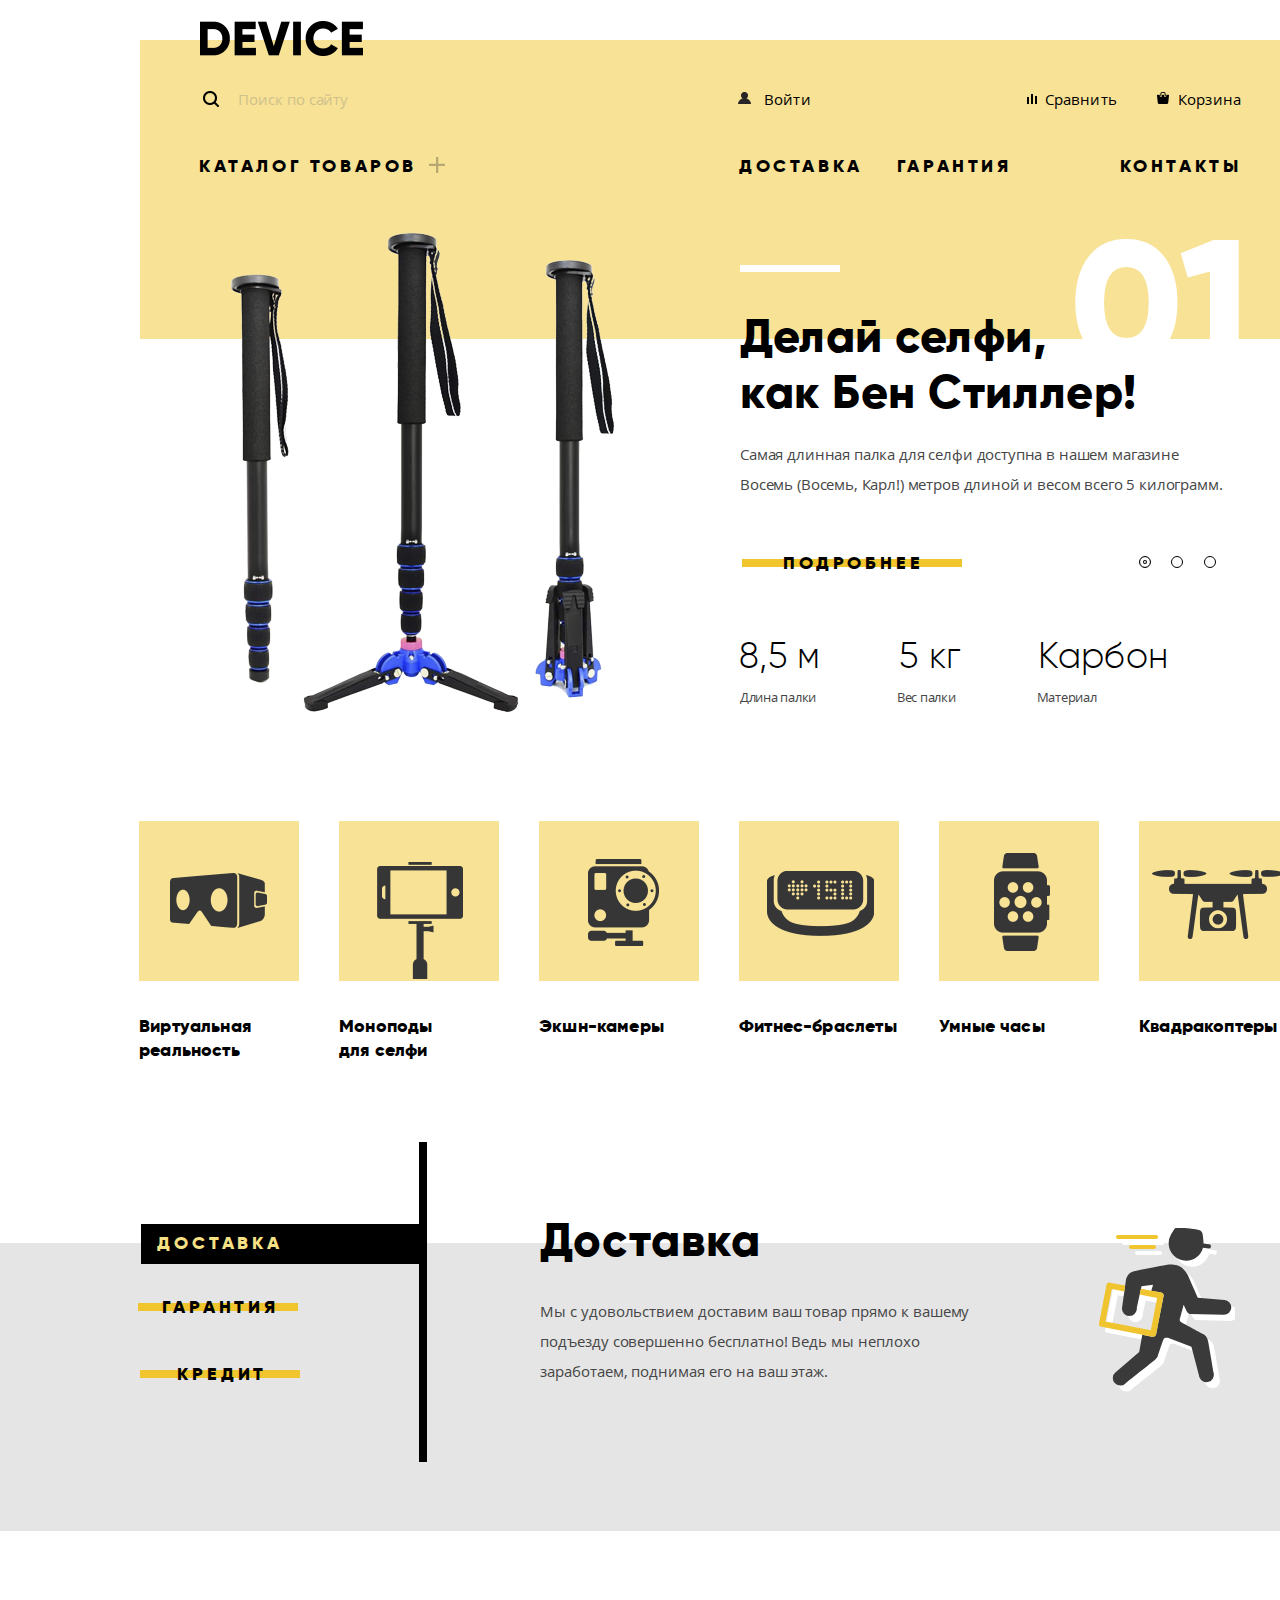
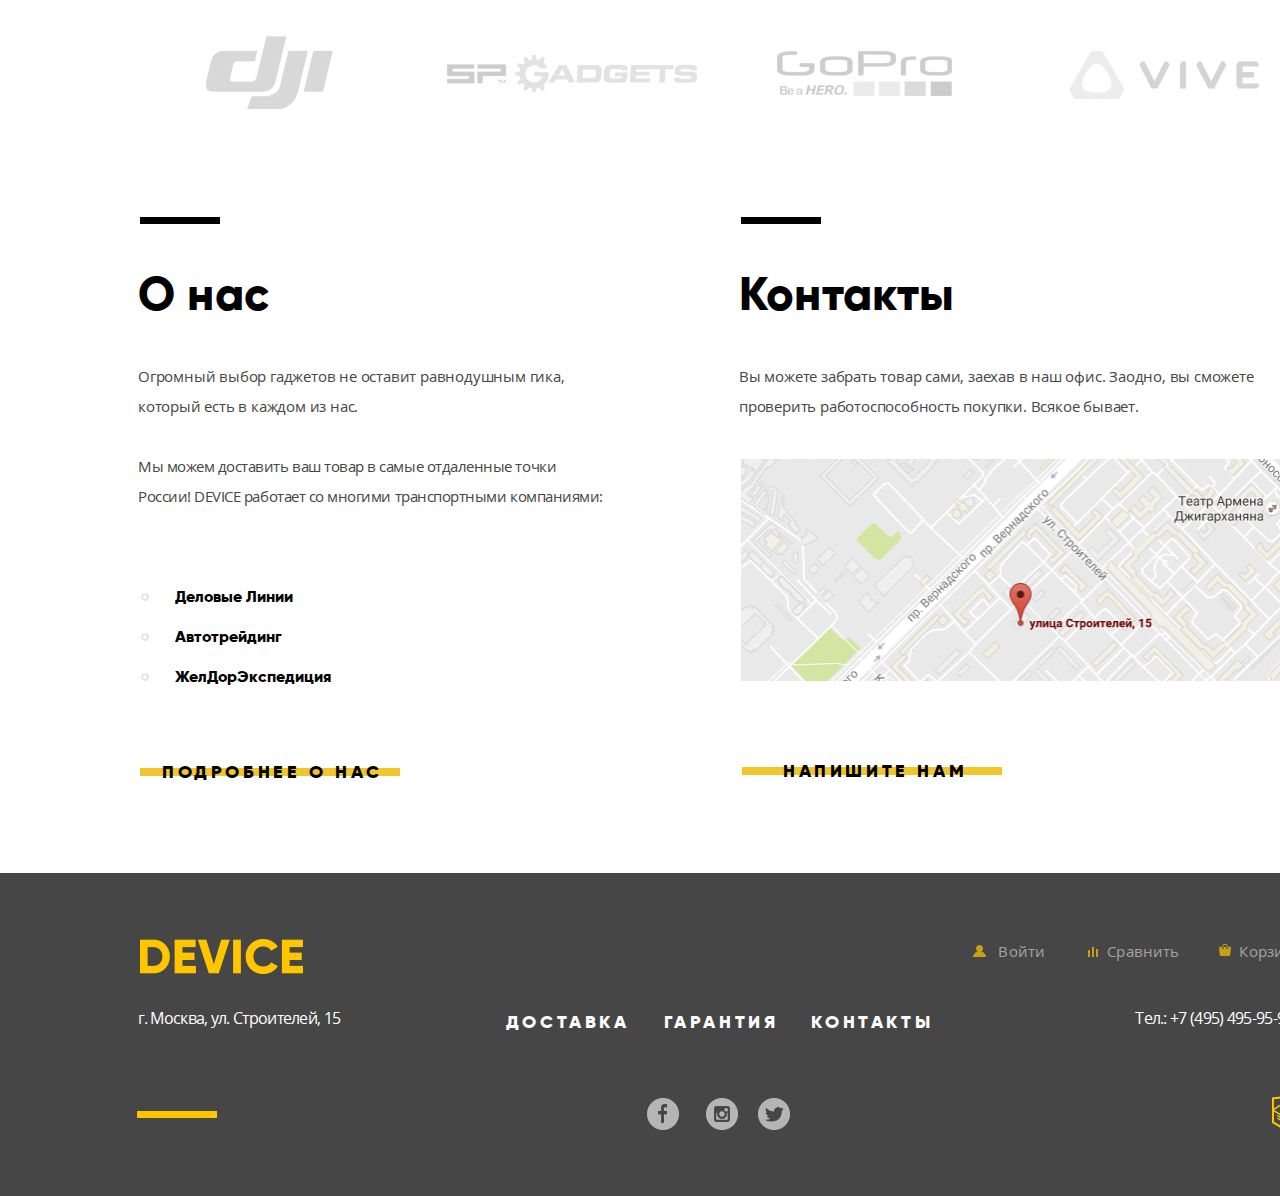
<file: index.html>
<!DOCTYPE html>
<html lang="ru">

<head>
  <meta charset="utf-8">
  <title>Проект: Девайс</title>
  <link href="css/normalize.css" rel="stylesheet">
  <link href="css/style_min.css" rel="stylesheet">
</head>

<body>
  <header>
    <nav class="navigation" aria-label="Содержимое сайта">
      <img src="img/logo.png" width="163" height="35" alt="Логотип магазина Девайс" class="logo-header">
      <div class="wrap-1">
        <div class="search-div">
          <form class="input-search" action="https://echo.htmlacademy.ru" method="POST">
            <input type="search" class="search" placeholder="Поиск по сайту" aria-label="Поиск по сайту">
            <input type="submit" class="search-div-submit" value="Найти">
          </form>
        </div>
        <ul class="act">
          <li>
            <a href="" class="enter-header">Войти</a>
          </li>
          <li>
            <a href="" class="compare-header">Сравнить</a>
          </li>
          <li>
            <a href="" class="basket-header">Корзина</a>
          </li>
        </ul>
      </div>
      <div class="catalog-menu">
        <div class="catalog-wrap-a">
          <a href="" class="catalog-button">Каталог товаров</a>
          <div class="catalog-wrap">
            <div class="catalog-item" aria-label="Каталог товаров">
              <div class="catalog-item-div1">
                <a href="">Виртуальная реальность</a>
                <a href="catalog.html">Моноподы для селфи</a>
                <a href="">Экшн-камеры</a>
              </div>
              <div class="catalog-item-div2">
                <a href="">Фитнес-браслеты</a>
                <a href="">Умные часы</a>
              </div>
              <div class="catalog-item-div3">
                <a href="">Квадрокоптеры</a>
              </div>
            </div>
          </div>
        </div>
        <div class="wrap-2"></div>
        <ul class="catalog">
          <li><a href="" class="delivery-header">Доставка</a></li>
          <li><a href="" class="guarantee-header">Гарантия</a></li>
          <li><a href="" class="contact-header">Контакты</a></li>
        </ul>
      </div>
      <div class="wrap-3">
        <hr>
      </div>
    </nav>
  </header>
  <main>
    <h1 class="visually-hidden">Магазин Device</h1>
    <section class="section-slaider">
      <input type="radio" id="promo-btn-1" class="promo-toggle promo-btn-1 visually-hidden" name="promo-toggle" checked>
      <input type="radio" id="promo-btn-2" class="promo-toggle promo-btn-2 visually-hidden" name="promo-toggle">
      <input type="radio" id="promo-btn-3" class="promo-toggle promo-btn-3 visually-hidden" name="promo-toggle">
      <div class="switch-slaider">
        <label for="promo-btn-1"></label>
        <label for="promo-btn-2"></label>
        <label for="promo-btn-3"></label>
      </div>
      <div class="slaider">
        <h2 class="visually-hidden">Слайдер с самыми интересными товарами</h2>
        <div class="slaider-img">
          <img src="img/slider-1.png" height="486" width="384" alt="Палка для селфи" class="slaider-img-div">
        </div>
        <div class="slaider-wrap">
          <h3>01</h3>
          <h4>Делай селфи,<br> как Бен Стиллер! </h4>
          <p>Самая длинная палка для селфи доступна в нашем магазине<br>
            Восемь (Восемь, Карл!) метров длиной и весом всего 5 килограмм.
          </p>
          <div class="slaider-a-div">
            <a href="">Подробнее</a>
          </div>
          <div class="slaider-ul1-div">
            <ul>
              <li>8,5 м</li>
              <li>5 кг</li>
              <li>Карбон</li>
            </ul>
          </div>
          <div>
            <ul class="slaider-ul2-div">
              <li>Длина палки</li>
              <li>Вес палки</li>
              <li>Материал</li>
            </ul>
          </div>
        </div>
      </div>
      <div class="slaider2 slaider-off">
        <div class="slaider-img2">
          <img src="img/slider-2.png" height="345" width="485" alt="Фитнес-браслет">
        </div>
        <div class="slaider-wrap">
          <h3>02</h3>
          <h4>Худеем правильно!</h4>
          <p>Мотивирующие фитнес-браслеты помогут найти в себе силы<br>
            не пропускать занятия и соблюдать диету.
          </p>
          <div class="slaider-a-div">
            <a href="">Подробнее</a>
          </div>
          <div class="slaider-ul1-div">
            <ul>
              <li>48 часов</li>
            </ul>
          </div>
          <div>
            <ul class="slaider-ul2-div">
              <li>Без подзарядки</li>
            </ul>
          </div>
        </div>
      </div>
      <div class="slaider3 slaider-off">
        <div class="slaider-img3">
          <img src="img/slider-3.png" height="526" width="334" alt="Квадрокоптер">
        </div>
        <div class="slaider-wrap">
          <h3>03</h3>
          <h4>Порхает как бабочка, жалит как пчела!</h4>
          <p>Этот обычный, на первый взгляд, квадрокоптер оснащен<br> мощным лазером, замаскированным под стандартную
            камеру.
          </p>
          <div class="slaider-a-div">
            <a href="">Подробнее</a>
          </div>
          <div class="slaider3-ul1-div">
            <ul>
              <li>800 м</li>
              <li>50 м</li>
            </ul>
          </div>
          <div>
            <ul class="slaider3-ul2-div">
              <li>Дальность полета</li>
              <li>Радиус поражения</li>
            </ul>
          </div>
        </div>
      </div>
    </section>
    <section class="gadget-section">
      <h2 class="visually-hidden">Каталог</h2>
      <div class="gadget">
        <ul>
          <li><a href=""><img class="img-gadget1" src="img/popular-1.svg" width="97" height="55"
                alt="Виртуальная реальность">Виртуальная реальность</a></li>
          <li><a href="catalog.html"><img class="img-gadget2" src="img/popular-2.svg" width="86" height="117"
                alt="Моноподы для селфи">Моноподы<br> для селфи</a></li>
          <li><a href=""><img class="img-gadget3" src="img/popular-3.svg" width="71" height="87"
                alt="Экшн-камеры">Экшн-камеры</a></li>
          <li><a href=""><img class="img-gadget4" src="img/popular-4.svg" width="107" height="65"
                alt="Фитнес-браслеты">Фитнес-браслеты</a>
          </li>
          <li><a href=""><img class="img-gadget5" src="img/popular-5.svg" width="56" height="98" alt="Умные часы">Умные
              часы</a></li>
          <li><a href=""><img class="img-gadget6" src="img/popular-6.svg" width="132" height="69"
                alt="Квадракоптеры">Квадракоптеры</a></li>
        </ul>
      </div>
    </section>
    <section class="common-wrap">
      <div class="common">
        <h2 class="visually-hidden">Доставка.Гарантия.Кредит</h2>
        <div class="common-div">
          <ul>
            <li><a href="" class="focus">Доставка</a></li>
            <li><a href="" class="common-div-guarantee">Гарантия</a></li>
            <li><a href="">Кредит</a></li>
          </ul>
          <hr class="strip-common">
        </div>
        <div class="details">
          <div class="details-text1">
            <div>
              <h3>Доставка</h3>
              <p>Мы с удовольствием доставим ваш товар прямо к вашему подъезду совершенно бесплатно! Ведь мы неплохо
                заработаем, поднимая его на ваш этаж.</p>
            </div>
            <div>
              <img src="img/delivery.svg" width="136" height="164" alt="Доставка товара">
            </div>
          </div>

          <div class="details-text2 details-off">
            <div>
              <h3>Гарантия</h3>
              <p>Если из-за возгорания купленного у нас товара у вас сгорит дом — не переживайте, мы выдадим вам
                новый.
                Товар, не дом, конечно же.</p>
            </div>
            <div>
              <img src="img/warranty.svg" width="171" height="194" alt="Гарантия">
            </div>
          </div>
          <div class="details-text3 details-off">
            <div>
              <h3>Кредит</h3>
              <p>Залезть в долговую яму стало проще! Кредитные консультанты подберут для вас наиболее выгодные
                условия кредита. Выгодные для нашего банка, разумеется.</p>
            </div>
            <div>
              <img src="img/credit.svg" width="156" height="186" alt="Кредит">
            </div>
          </div>
        </div>
      </div>
    </section>
    <section>
      <h2 class="visually-hidden">Производители техники</h2>
      <div class="manufacturers-div">
        <ul>
          <li><a href=""><img class="logo logo1" src="img/logo-1.jpg" height="260" width="100"
                alt="Логотип компании DJI"></a></li>
          <li><a href=""><img class="logo logo2" src="img/logo-2.jpg" height="260" width="100"
                alt="Логотип компании SP Gadgets"></a>
          </li>
          <li><a href=""><img class="logo logo3" src="img/logo-3.jpg" height="260" width="100"
                alt="Логотип компании GoPro"></a>
          </li>
          <li><a href=""><img class="logo logo4" src="img/logo-4.jpg" height="260" width="100"
                alt="Логотип компании VIVE"></a>
          </li>
        </ul>
      </div>
    </section>
    <div class="about">
      <div class="about1-div">
        <section>
          <hr class="strip-about">
          <h2>О нас</h2>
          <p class="p1-about">Огромный выбор гаджетов не оставит равнодушным гика, который есть в каждом из нас.</p>
          <p class="p2-about">Мы можем доставить ваш товар в самые отдаленные точки<br> России! DEVICE работает со
            многими
            транспортными компаниями:</p>
          <ul>
            <li>Деловые Линии</li>
            <li>Автотрейдинг</li>
            <li>ЖелДорЭкспедиция</li>
          </ul>
          <div>
            <a href="">Подробнее о нас</a>
          </div>
        </section>
      </div>
      <div class="about2-div">
        <section>
          <hr class="strip-about">
          <h2>Контакты</h2>
          <p class="p1-about">Вы можете забрать товар сами, заехав в наш офис. Заодно, вы сможете проверить
            работоспособность покупки. Всякое бывает.</p>
          <a href="map.html"><img class="map" src="img/map.png" width="560" height="222"
              alt="Адрес магазина DEVICE по адресу г. Москва, ул. Строителей, 15"></a><br>
          <div>
            <a href="form.html" class="modal-open">Напишите нам</a>
            <div class="about-content"></div>
          </div>
        </section>
      </div>
    </div>
  </main>
  <footer class="footer">
    <nav class="footer-wrap" aria-label="Содержимое">
      <div class="footer1-div">
        <img class="footer1-div-img" src="img/logo-yellow.png" width="163" height="35" alt="Логотип магазина Девайс">
        <ul class="act-footer">
          <li>
            <a href="">Войти</a>
          </li>
          <li>
            <a href="">Сравнить</a>
          </li>
          <li>
            <a href="">Корзина</a>
          </li>
        </ul>
      </div>
      <div class="footer2-div">
        <div class="city-div" aria-label="О нас">
          <p>г. Москва, ул. Строителей, 15</p>
        </div>
        <ul>
          <li class="features-footer delivery-footer-div" aria-label="Доставка">
            <a href="">Доставка</a>
          </li>
          <li class="features-footer warranty-footer-div" aria-label="Гарантия">
            <a href="">Гарантия</a>
          </li>
          <li class="features-footer contact-footer-div">
            <a href="">Контакты</a>
          </li>
        </ul>
        <div class="phone-div">
          <a href="tel:+74954959595" aria-label="Вы можете позвонить нам по телефону">Тел.: +7 (495) 495-95-95</a>
        </div>
      </div>
      <div class="footer3-div">
        <div>
          <hr class="strip-footer">
        </div>
        <div class="socialnetwork-div">
          <a href="" class="socialnetwork facebook-div">
            <img src="img/facebook.svg" width="32" height="32" alt="Магазин в Фэйсбук"></a>
          <a href="" class="socialnetwork instagram-div">
            <img src="img/instagram.svg" width="32" height="32" alt="Магазин в Инстаграмм"></a>
          <a href="" class="socialnetwork tviter-div">
            <img src="img/tviter.svg" width="32" height="32" alt="Магазин в Твитер"></a>
        </div>
        <div class="socialnetwork htmlacademy-div">
          <a href="https://htmlacademy.ru/intensive/htmlcss"><img src="img/logo-html.png" class="html-logo" width="27"
              height="35" alt="Ссылка HTML академии"></a>
        </div>
      </div>
    </nav>
  </footer>
  <section class="modal-write">
    <h2 class="visually-hidden">Напишите нам</h2>
    <form class="write-us" action="https://echo.htmlacademy.ru" method="post">
      <div class="popup">
        <div class="popup-close">
          <button class="popup-close" type="button" aria-label="Закрыть"><img width="55" height="55"
              src="img/modal-close.svg" alt="Иконка закрыть"></button>
        </div>
        <div class="popup-person">
          <div>
            <label for="name">Ваше имя:</label>
            <input type="text" class="your-name" name="name" id="name" placeholder="Имя Фамилия">
          </div>
          <div>
            <label for="email">Ваш e-mail:</label>
            <input type="email" name="email" id="email" placeholder="email@example.com">
          </div>
        </div>
        <div class="popup-letter">
          <label for="letter">Текст письма</label>
          <textarea name="letter" id="letter" placeholder="В свободной форме"></textarea>
          <div>
            <button type="submit">Отправить</button>
          </div>
        </div>
      </div>
    </form>
  </section>
  <section class="map-popup">
    <h2 class="visually-hidden">Как до нас добраться</h2>
    <iframe class="iframe"
      src="https://www.google.com/maps/embed?pb=!1m18!1m12!1m3!1d2249.112548877997!2d37.52742931589823!3d55.68703098053582!2m3!1f0!2f0!3f0!3m2!1i1024!2i768!4f13.1!3m3!1m2!1s0x46b54cf65f5c8955%3A0x694710ccd55501e!2z0YPQuy4g0KHRgtGA0L7QuNGC0LXQu9C10LksIDE1LCDQnNC-0YHQutCy0LAsIDExOTMxMQ!5e0!3m2!1sru!2sru!4v1570646546249!5m2!1sru!2sru"
      width="960" height="559" allowfullscreen=""></iframe>
    <button class="popup-close-map" type="button" aria-label="Закрыть"><img width="55" height="55" class="close-img"
        src="img/modal-close.svg" alt="Иконка закрыть"></button>
    <img width="960" height="559" src="img/map-big.jpg"
      alt="Адрес магазина DEVICE по адресу г. Москва, ул. Строителей, 15">
  </section>
  <script src="js/script_min.js"></script>
</body>

</html>
</file>
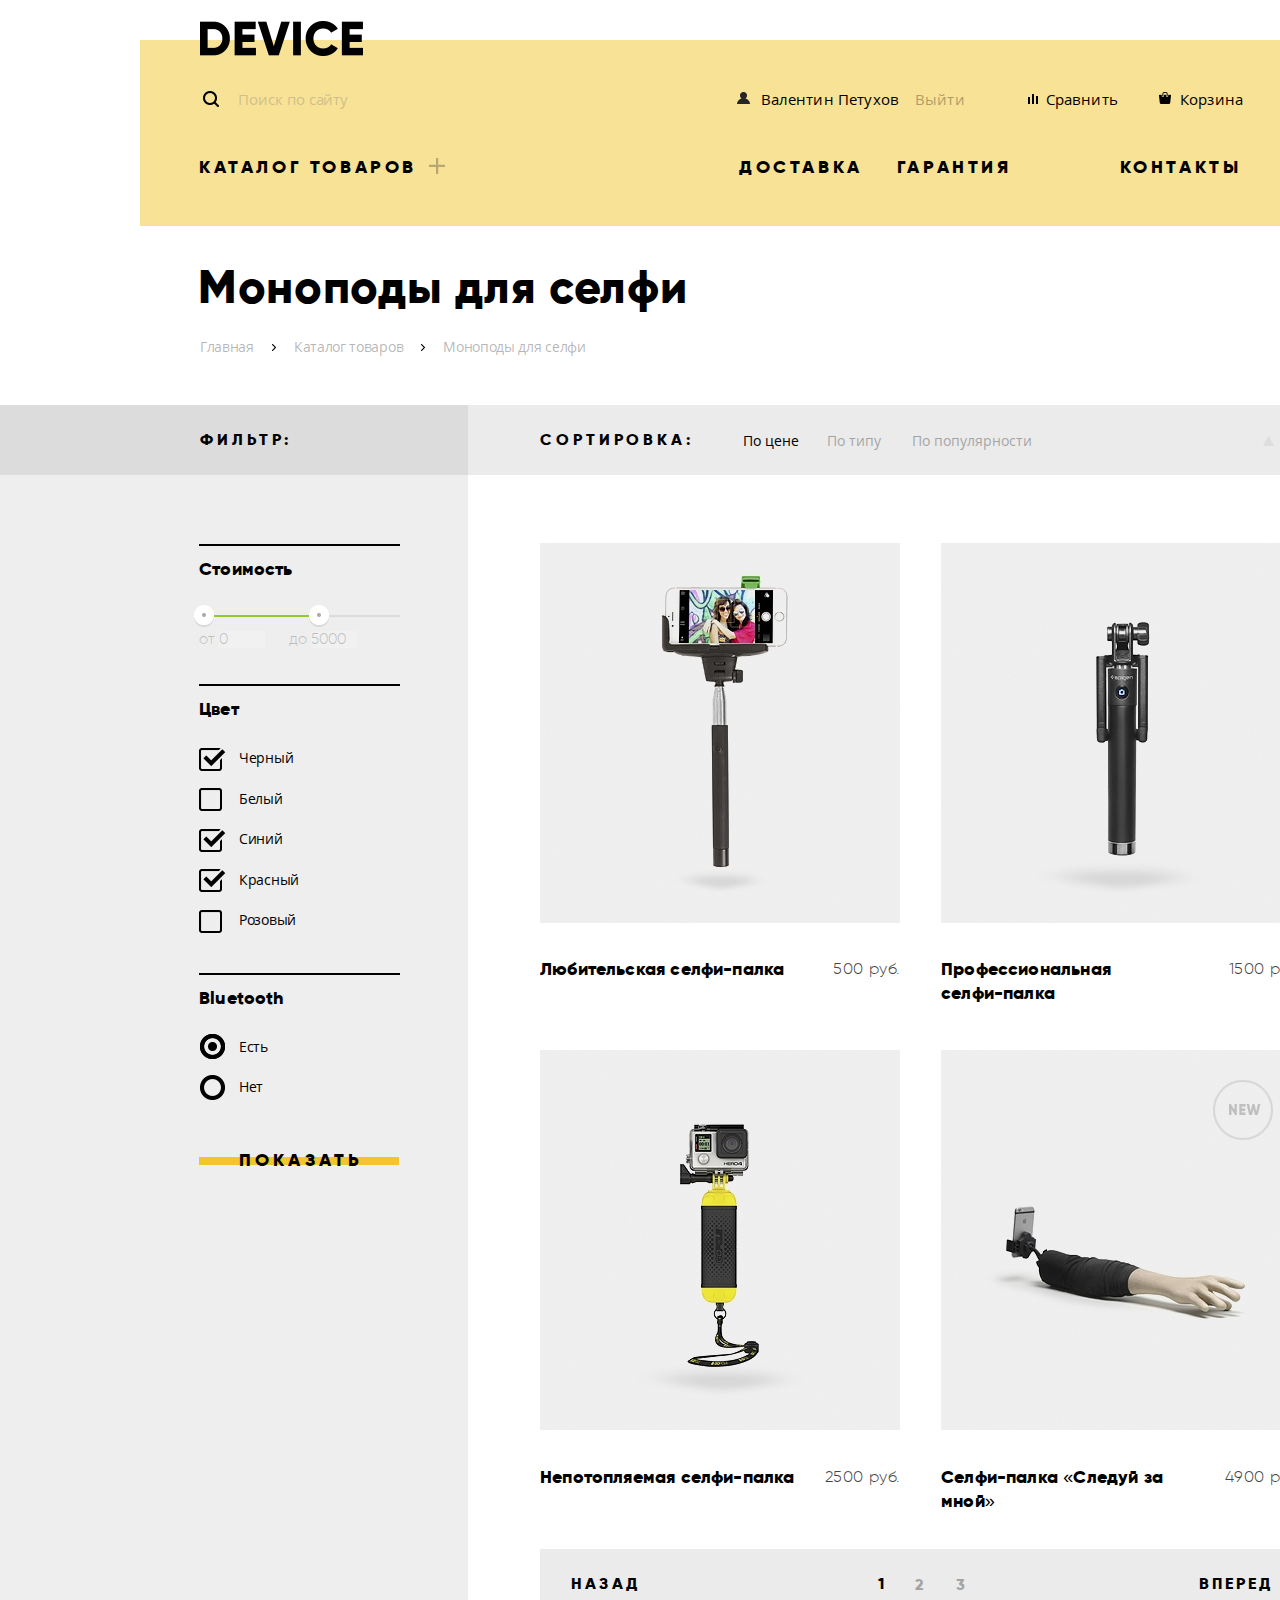
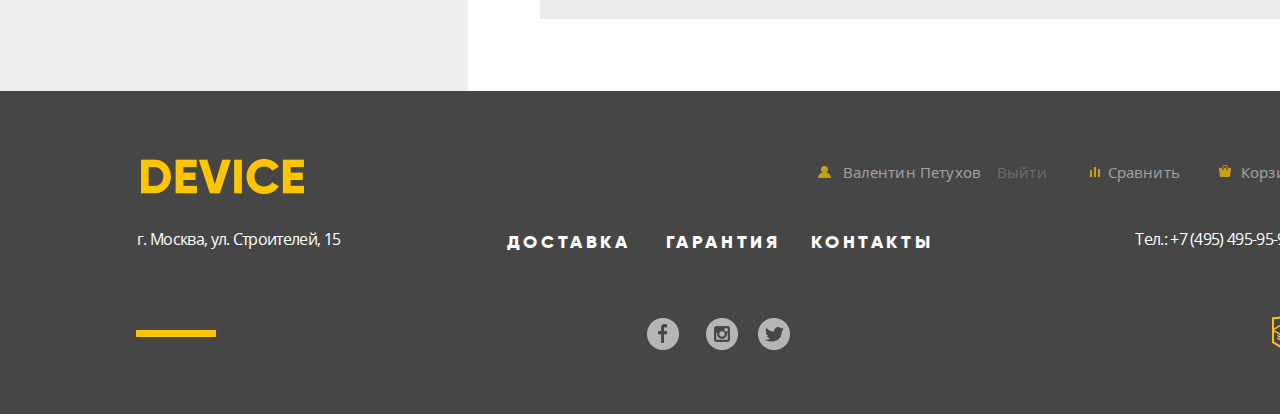
<file: catalog.html>
<!DOCTYPE html>
<html lang="ru">

<head>
  <meta charset="utf-8">
  <title>Проект: Девайс</title>
  <link href="css/normalize.css" rel="stylesheet">
  <link href="css/style.css" rel="stylesheet">
</head>

<body>
  <header class="main-header">
    <nav class="navigation footer-nav" aria-label="Содержимое сайта">
      <a href="index.html">
        <img src="img/logo.png" width="163" height="35" alt="Логотип магазина Девайс" class="logo-header">
      </a>
      <div class="wrap-1">
        <div class="search-div">
          <form class="input-search" action="https://echo.htmlacademy.ru" method="POST">
            <input type="search" class="search" placeholder="Поиск по сайту" aria-label="Поиск по сайту">
            <input type="submit" class="search-div-submit" value="Найти">
          </form>
        </div>
        <ul class="act catalog-ul">
          <li>
            <a href="" class="enter-header-catalog">Валентин Петухов</a>
          </li>
          <li>
            <a href="" class="exit">Выйти</a>
          </li>
          <li>
            <a href="" class="compare-header footer-compare">Сравнить</a>
          </li>
          <li>
            <a href="" class="basket-header">Корзина</a>
          </li>
        </ul>
      </div>
      <div class="catalog-menu-catalog">
        <div class="catalog-wrap-a">
          <a href="" class="catalog-button">Каталог товаров</a>
          <div class="catalog-wrap">
            <div class="catalog-item" aria-label="Каталог товаров">
              <div class="catalog-item-div1">
                <a href="">Виртуальная реальность</a>
                <a href="catalog.html">Моноподы для селфи</a>
                <a href="">Экшн-камеры</a>
              </div>
              <div class="catalog-item-div2">
                <a href="">Фитнес-браслеты</a>
                <a href="">Умные часы</a>
              </div>
              <div class="catalog-item-div3">
                <a href="">Квадрокоптеры</a>
              </div>
            </div>
          </div>
        </div>
        <div class="wrap-2"></div>
        <ul class="catalog">
          <li><a href="" class="delivery-header">Доставка</a></li>
          <li><a href="" class="guarantee-header">Гарантия</a></li>
          <li><a href="" class="contact-header">Контакты</a></li>
        </ul>
      </div>
    </nav>
  </header>
  <main>
    <div class="breadcrumb" aria-label="Заголовок">
      <h1>Моноподы для селфи</h1>
    </div>
    <div aria-label="Текущий адрес страниц" class="breadcrumbs">
      <ul>
        <li><a href="">Главная</a></li>
        <li><a href="">Каталог товаров</a></li>
        <li><a href="" class="disabled-a">Моноподы для селфи</a></li>
      </ul>
    </div>
    <div class="filter-remaster">
      <div class="filter-container-remaster">
        <div class="wrap-filter-h2">
          <h2>Фильтр:</h2>
        </div>
        <div class="sort">
          <h2>Сортировка:</h2>
          <ul>
            <li><a href="" class="selected">По цене</a></li>
            <li><a href="">По типу</a></li>
            <li><a href="">По популярности</a></li>
            <li><a href="" aria-label="сортировка по возрастанию" class="a-opacity"></a></li>
            <li class="selected"><a href="" class="a-opacity-two selected"></a></li>
          </ul>
        </div>
      </div>
    </div>
    <div class="catalog-wrap-remaster">
      <div class="catalog-container-remaster">
        <div class="wrap-filter">
          <div class="cost">
            <hr class="strip-cost-1">
            <h3>Стоимость</h3>
            <form method="get" action="https://echo.htmlacademy.ru">
              <div class="range-filter">
                <div class="range-controls">
                  <div class="scale">
                    <div class="bar"></div>
                  </div>
                  <div class="toggle toggle-min"></div>
                  <div class="toggle toggle-max"></div>
                </div>
                <div class="price-controls">
                  <label class="min-price">от <input name="min-price" type="text" value="0"></label>
                  <label class="max-price">до <input name="max-price" type="text" value="5000"></label>
                </div>
                <hr class="strip-cost-2">
              </div>
              <div class="color">
                <div class="filter">
                  <h3>Цвет</h3>
                  <ul>
                    <li>
                      <input type="checkbox" class="filter-input-checkbox visually-hidden" name="black" id="black"
                        checked>
                      <label for="black">Черный</label>
                    </li>
                    <li>
                      <input type="checkbox" class="filter-input-checkbox visually-hidden" name="white" id="white">
                      <label for="white">Белый</label>
                    </li>
                    <li>
                      <input type="checkbox" class="filter-input-checkbox visually-hidden" name="blue" id="blue"
                        checked>
                      <label for="blue">Синий</label>
                    </li>
                    <li>
                      <input type="checkbox" class="filter-input-checkbox visually-hidden" name="red" id="red" checked>
                      <label for="red">Красный</label>
                    </li>
                    <li>
                      <input type="checkbox" class="filter-input-checkbox visually-hidden" name="pink" id="pink">
                      <label for="pink">Розовый</label>
                    </li>
                  </ul>
                  <hr class="strip-cost-3">
                  <h3>Bluetooth</h3>
                  <ul>
                    <li><input class="filter-input-radio visually-hidden" type="radio" name="Bluetooth" value="yes"
                        id="yes" checked>
                      <label for="yes">Есть</label>
                    </li>
                    <li><input class="filter-input-radio visually-hidden" type="radio" name="Bluetooth" value="no"
                        id="no">
                      <label for="no">Нет</label>
                    </li>
                    <li>
                      <div class="wrap-button">
                        <button type="submit">Показать</button>
                      </div>
                    </li>
                  </ul>
                </div>
              </div>
            </form>
          </div>
        </div>
        <div>
          <section>
            <div class="selfi">
              <h2 class="visually-hidden">Список селфи-палок</h2>
              <ul>
                <li>
                  <div class="wrapper-selfi">
                    <div class="selfi-wrap">
                      <img src="img/catalog/item-1.jpg" width="360" height="380" alt="Любительская селфи-палка">
                    </div>
                    <div class="in-basket">
                      <button>В корзину</button>
                    </div>
                    <div class="to-compare">
                      <button>Добавить к сравнению</button>
                    </div>
                  </div>
                  <p>
                    <a href="" class="selfi1">Любительская селфи-палка</a>500 руб.
                  </p>
                </li>
                <li>
                  <div class="wrapper-selfi">
                    <div class="selfi-wrap">
                      <img src="img/catalog/item-2.jpg" width="360" height="380" alt="Профессиональная селфи-палка">
                    </div>
                    <div class="in-basket">
                      <button>В корзину</button>
                    </div>
                    <div class="to-compare">
                      <button>Добавить к сравнению</button>
                    </div>
                  </div>
                  <p>
                    <a href="" class="selfi2">Профессиональная селфи-палка</a>1500 руб.
                  </p>
                </li>
                <li>
                  <div class="wrapper-selfi">
                    <div class="selfi-wrap">
                      <img src="img/catalog/item-3.jpg" width="360" height="380" alt="Непотопляемая селфи-палка">
                    </div>
                    <div class="in-basket">
                      <button>В корзину</button>
                    </div>
                    <div class="to-compare">
                      <button>Добавить к сравнению</button>
                    </div>
                  </div>
                  <p>
                    <a href="" class="selfi3">Непотопляемая селфи-палка</a>2500 руб.
                  </p>
                </li>
                <li>
                  <div class="wrapper-selfi">
                    <div class="selfi-wrap">
                      <img src="img/catalog/item-4.jpg" width="360" height="380" alt="Селфи-палка «Следуй за мной»">
                    </div>
                    <div class="in-basket">
                      <button>В корзину</button>
                    </div>
                    <div class="to-compare">
                      <button>Добавить к сравнению</button>
                    </div>
                    <div class="new"></div>
                  </div>
                  <p>
                    <a href="" class="selfi4">Селфи-палка «Следуй за мной»</a>4900 руб.
                  </p>
                </li>
              </ul>
            </div>
          </section>
          <section>
            <h2 class="visually-hidden">Кнопки выбора страниц с товаром</h2>
            <div class="pages">
              <ul>
                <li><a href="">Назад</a></li>
                <li><a href="">1</a></li>
                <li><a href="" class="disable">2</a></li>
                <li><a href="" class="disable">3</a></li>
                <li><a href="">Вперед</a></li>
              </ul>
            </div>
          </section>
        </div>
      </div>
    </div>
  </main>
  <footer class="footer">
    <nav class="footer-wrap" aria-label="Содержимое">
      <div class="footer1-div-catalog">
        <a href="index.html">
          <img class="footer1-div-img" src="img/logo-yellow.png" width="163" height="35" alt="Логотип магазина Девайс">
        </a>
        <ul class="act-footer">
          <li><a href="">Валентин Петухов</a></li>
          <li><a href="">Выйти</a></li>
          <li><a href="">Сравнить</a></li>
          <li><a href="">Корзина</a></li>
        </ul>
      </div>
      <div class="footer2-div-catalog">
        <div class="city-div-catalog" aria-label="О нас">
          <p>г. Москва, ул. Строителей, 15</p>
        </div>
        <ul>
          <li class="features-footer delivery-footer-div" aria-label="Доставка">
            <a href="">Доставка</a>
          </li>
          <li class="features-footer warranty-footer-div" aria-label="Гарантия">
            <a href="">Гарантия</a>
          </li>
          <li class="features-footer contact-footer-div">
            <a href="">Контакты</a>
          </li>
        </ul>
        <div class="phone-div-catalog">
          <a href="tel:+74954959595" aria-label="Вы можете позвонить нам по телефону">Тел.: +7 (495) 495-95-95</a>
        </div>
      </div>
      <div class="footer3-div">
        <div>
          <hr class="strip-footer">
        </div>
        <div class="socialnetwork-div">
          <a href="" class="socialnetwork facebook-div">
            <img src="img/facebook.svg" width="32" height="32" alt="Магазин в Фэйсбук"></a>
          <a href="" class="socialnetwork instagram-div">
            <img src="img/instagram.svg" width="32" height="32" alt="Магазин в Инстаграмм"></a>
          <a href="" class="socialnetwork tviter-div">
            <img src="img/tviter.svg" width="32" height="32" alt="Магазин в Твитер"></a>
        </div>
        <div class="socialnetwork htmlacademy-div">
          <a href="https://htmlacademy.ru/intensive/htmlcss"><img src="img/logo-html.png" class="html-logo" width="27"
              height="35" alt="Ссылка HTML академии"></a>
        </div>
      </div>
    </nav>
  </footer>
</body>

</html>
</file>
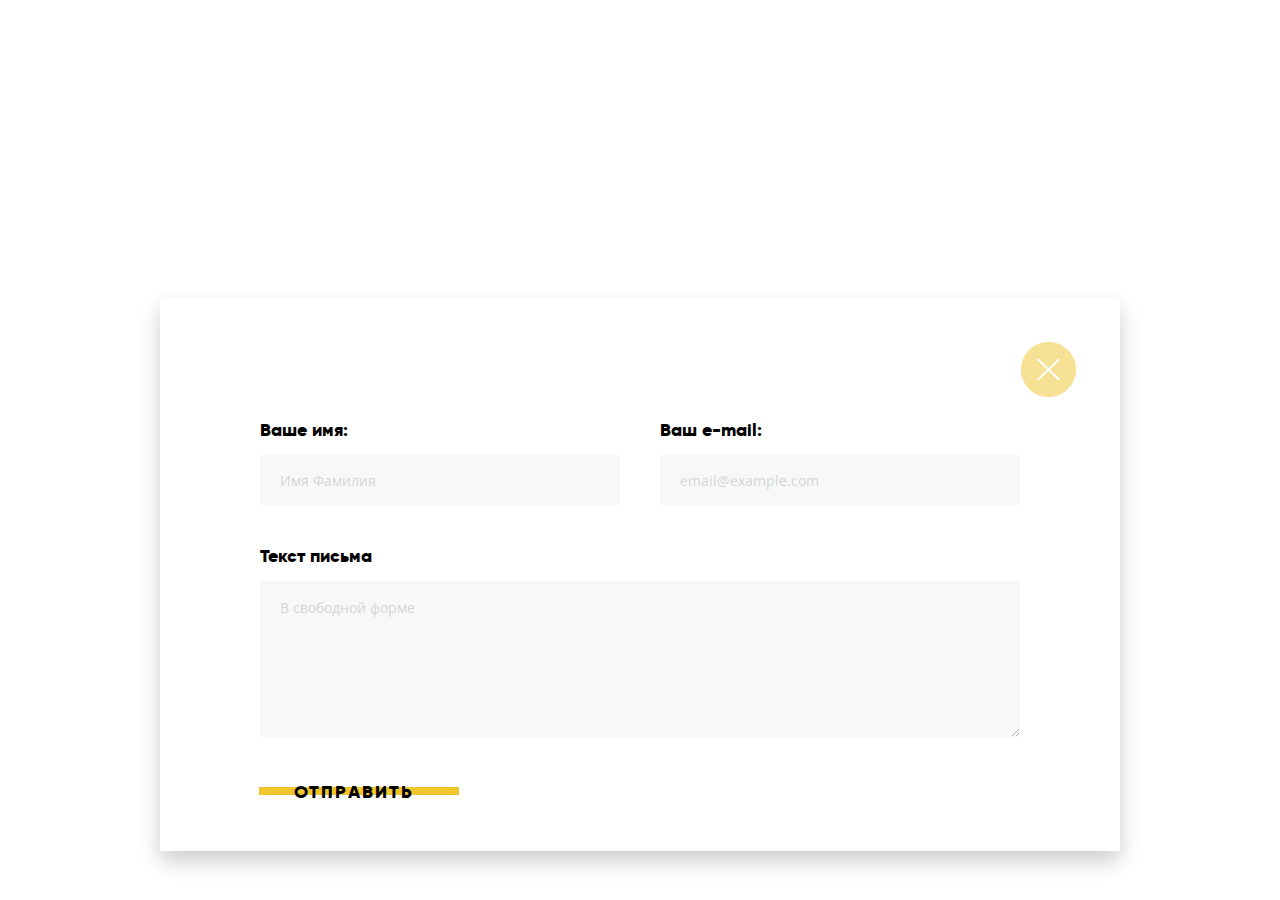
<file: form.html>
<!DOCTYPE html>
<html lang="ru">

<head>
  <meta charset="utf-8">
  <title>Форма</title>
  <link href="css/normalize.css" rel="stylesheet">
  <link href="css/style.css" rel="stylesheet">
</head>

<body>
  <section class="modal-write modal-write-show">
    <h2 class="visually-hidden">Напишите нам</h2>
    <form class="write-us" action="https://echo.htmlacademy.ru" method="post">
      <div class="popup">
        <div class="popup-close">
          <button class="popup-close" type="button" aria-label="Закрыть"><img width="55" height="55"
              src="img/modal-close.svg" alt="Иконка закрыть"></button>
        </div>
        <div class="popup-person">
          <div>
            <label for="name">Ваше имя:</label>
            <input type="text" class="your-name" name="name" id="name" placeholder="Имя Фамилия">
          </div>
          <div>
            <label for="email">Ваш e-mail:</label>
            <input type="email" name="email" id="email" placeholder="email@example.com">
          </div>
        </div>
        <div class="popup-letter">
          <label for="letter">Текст письма</label>
          <textarea name="letter" id="letter" placeholder="В свободной форме"></textarea>
          <div>
            <button type="submit">Отправить</button>
          </div>
        </div>
      </div>
    </form>
  </section>
</body>

</html>
</file>
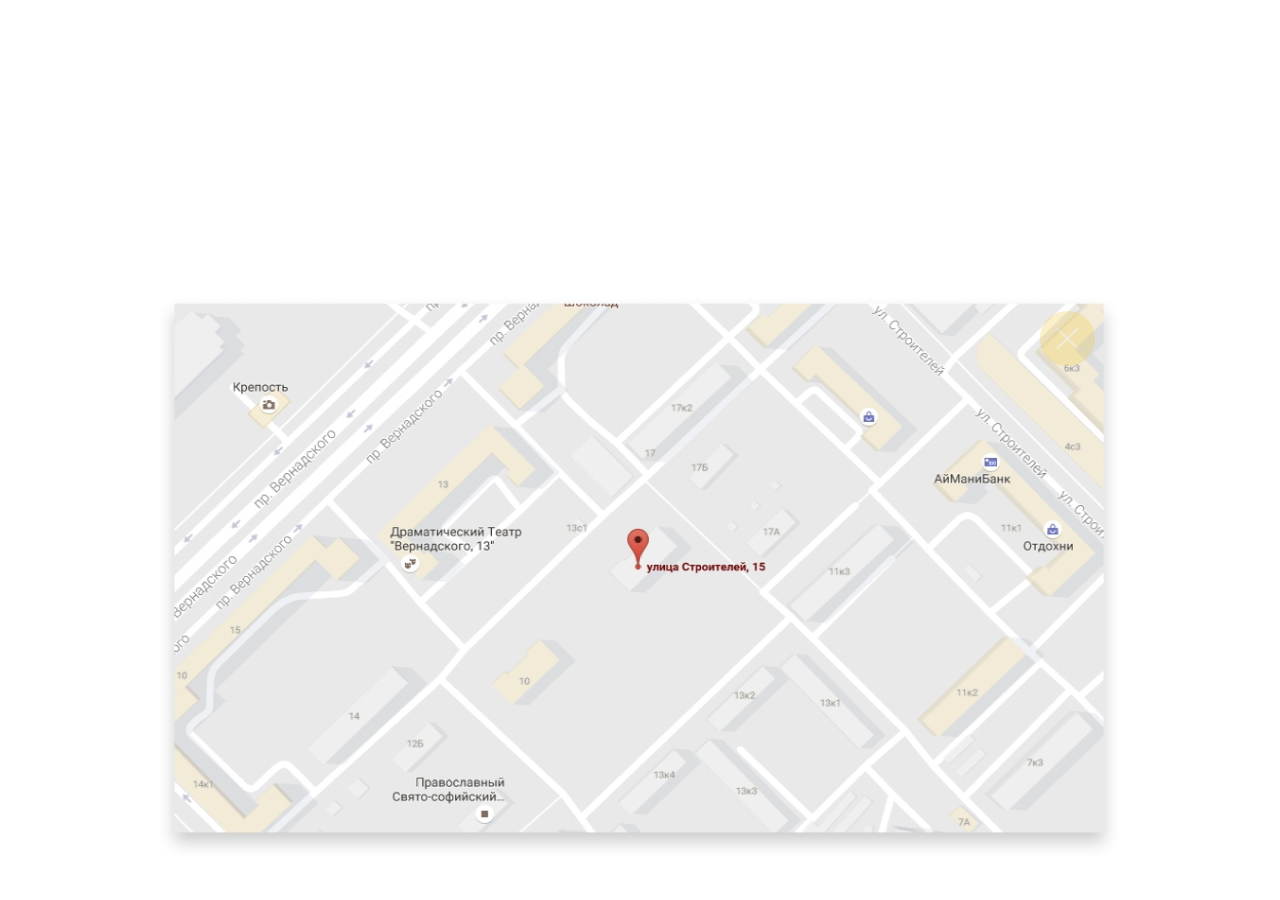
<file: map.html>
<!DOCTYPE html>
<html lang="ru">

<head>
  <meta charset="utf-8">
  <title>Карта</title>
  <link href="css/normalize.css" rel="stylesheet">
  <link href="css/style.css" rel="stylesheet">
</head>

<body>
  <section class="map-popup modal-write-show">
    <h2 class="visually-hidden">Как до нас добраться</h2>
    <iframe class="iframe"
      src="https://www.google.com/maps/embed?pb=!1m18!1m12!1m3!1d2249.112548877997!2d37.52742931589823!3d55.68703098053582!2m3!1f0!2f0!3f0!3m2!1i1024!2i768!4f13.1!3m3!1m2!1s0x46b54cf65f5c8955%3A0x694710ccd55501e!2z0YPQuy4g0KHRgtGA0L7QuNGC0LXQu9C10LksIDE1LCDQnNC-0YHQutCy0LAsIDExOTMxMQ!5e0!3m2!1sru!2sru!4v1570646546249!5m2!1sru!2sru"
      width="960" height="559" allowfullscreen=""></iframe>
    <button class="popup-close-map" type="button" aria-label="Закрыть"><img width="55" height="55" class="close-img"
        src="img/modal-close.svg" alt="Иконка закрыть"></button>
    <img width="960" height="559" src="img/map-big.jpg"
      alt="Адрес магазина DEVICE по адресу г. Москва, ул. Строителей, 15">
  </section>
</body>

</html>
</file>
<file: css/style_min.css>
@font-face{font-family:"Gilroy - Extra Bold";src:url(../fonts/gilroyextrabold.woff2) format('woff2'),url(../fonts/gilroyextrabold.woff) format('woff');font-weight:400;font-style:normal}@font-face{font-family:"Gilroy";src:url(../fonts/gilroylight.woff2) format('woff2'),url(../fonts/gilroylight.woff) format('woff');font-weight:400;font-style:normal}@font-face{font-family:"Open Sans Light";src:url(../fonts/opensanslight.woff2) format('woff2'),url(../fonts/opensanslight.woff) format('woff');font-weight:400;font-style:normal}@font-face{font-family:"Open Sans";src:url(../fonts/opensans.woff2) format('woff2'),url(../fonts/opensans.woff) format('woff');font-weight:400;font-style:normal}*{box-sizing:border-box}body{margin:0;padding:0;background-color:#fff;font-family:"Gilroy","Arial",sans-serif;min-width:1440px}img{max-width:100%;height:auto}a{text-decoration:none;color:#000}li{list-style-type:none}.visually-hidden{position:absolute;width:1px;height:1px;margin:-1px;border:0;padding:0;white-space:nowrap;clip-path:inset(100%);clip:rect(0 0 0 0);overflow:hidden}.navigation{display:flex;flex-direction:column;width:1160px;min-height:299px;background-color:#f7e296;margin-left:auto;margin-right:auto;margin-top:40px;position:relative}.wrap-1{display:flex;margin-top:44px;align-items:baseline;justify-content:space-between;min-height:32px}.wrap-1 ul{display:flex;flex-wrap:wrap;margin:0;padding:0;width:660px;justify-content:flex-end}.act a,.catalog a{vertical-align:baseline;padding:0;display:inline-block;vertical-align:baseline}.basket-header{margin-right:59px;padding-left:25px;position:relative}.basket-header::before{content:"";width:12px;height:12px;position:absolute;top:8px;left:-21px;background-image:url(../img/cart.png);background-repeat:no-repeat;background-position:0 0}.compare-header{margin-right:61px;padding-left:25px;position:relative}.compare-header::before{content:"";width:10px;height:10px;position:absolute;top:10px;left:-18px;background-image:url(../img/compare.png);background-repeat:no-repeat;background-position:0 0}.enter-header{margin-right:234px;padding-left:25px;position:relative}.enter-header::before{content:"";width:13px;height:12px;position:absolute;top:8px;left:-26px;background-image:url(../img/user.png);background-repeat:no-repeat;background-position:0 0}.logo-header:hover,.logo-header:focus{opacity:.6}.logo-header:active{opacity:.3}.search-div{margin-left:63px;width:460px;vertical-align:middle}.search-div input[type="search"]{width:355px}.search-div input[type="submit"]{width:85px;height:49px;border:2px solid #000;padding:0;background-color:transparent;vertical-align:bottom;font-family:"Open Sans","Arial",sans-serif;font-size:15px;font-weight:300;letter-spacing:.15px;display:none;top:-17.5px;position:absolute;right:12px}.search-div input[type="submit"]:hover,.search-div input[type="submit"]:focus{background-color:#000;color:#fff}.search-div input[type="submit"]:active{color:rgba(255,255,255,.3)}.search{opacity:.3;color:#000;font-family:"Open Sans","Arial",sans-serif;font-size:15px;font-weight:300;line-height:28px;letter-spacing:-.05px;border:none;background-color:transparent;position:relative;padding-left:35px;outline:none}.search::placeholder{margin-left:20px}.input-search::before{content:"";width:16px;height:16px;position:absolute;top:7px;background-image:url(../img/search.svg);background-repeat:no-repeat;background-position:0 0}.input-search{position:relative}.search:hover{opacity:.6}.search:focus{opacity:1;border-bottom:2px solid #000}.input-search>.search:focus+.search-div-submit,.input-search:active>.search-div-submit{display:inline-block;vertical-align:baseline}.act{color:#000;font-family:"Open Sans","Arial",sans-serif;font-size:15px;font-weight:300;line-height:30px;letter-spacing:.15px}.act a{border:none;background-color:transparent;cursor:pointer;outline:none}.catalog,.catalog-button{color:#000;font-family:"Gilroy - Extra Bold","Arial",sans-serif;font-size:18px;font-weight:400;line-height:24px;text-transform:uppercase;letter-spacing:3.6px;border:none;outline:none;background-color:transparent;margin-left:60px;padding:0}.act a:hover,.act a:focus,.catalog li :hover,.catalog li :focus,.catalog-item a:hover,.catalog-item a:focus,.catalog-button:hover,.catalog-button:focus{opacity:.6}.act a:active,.catalog li :active,.catalog-item a:active,.catalog-button:active{opacity:.3}.wrap-2{display:flex;margin-top:40px;align-items:center;flex-wrap:nowrap}.catalog{display:flex;flex-wrap:wrap;margin:0;padding:0;justify-content:flex-end}.wrap-2 li{padding:0;margin:0}.catalog-wrap{color:#000;font-family:"Open Sans","Arial",sans-serif;font-size:15px;font-weight:300;line-height:36px;letter-spacing:.15px;position:absolute;width:1160px;min-height:145px;padding:0 0 0 59px;margin:0;display:none;flex-direction:row;justify-content:flex-start;top:154px;background-color:#f7e296;z-index:30}.catalog-item{display:flex}.catalog-menu{display:flex;margin-top:38px}.catalog-menu-catalog{display:flex;margin-top:39px}.catalog-wrap-a:hover div.catalog-wrap{display:flex}.catalog-button{position:relative;margin-left:59px;vertical-align:middle;padding-right:25px}.catalog-button::after{content:"";width:16px;height:16px;position:absolute;background-image:url(../img/plus.svg);background-repeat:no-repeat;background-position:0 0;top:2px;right:-3px}.catalog-item-div1{display:flex;flex-direction:column}.catalog-item-div2{margin-left:58px;display:flex;flex-direction:column}.catalog-item-div3{margin-left:77px;display:flex;flex-direction:column}.contact-header{margin-left:108px}.guarantee-header{margin-left:34px}.delivery-header{margin-left:297px}.logo-header{position:absolute;left:60px;top:-19px}.wrap-3{margin-top:71px;display:flex}.wrap-3 hr{width:100px;height:7px;background-color:white;border:none;margin:0 0 0 600px}.section-slaider{position:relative;width:1160px;margin-right:auto;margin-left:auto}.switch-slaider{width:90px;min-height:12px;position:absolute;top:215px;right:71px;z-index:2}.switch-slaider label{display:inline-block;vertical-align:baseline;width:12px;height:12px;border:1px solid #000;border-radius:50%;cursor:pointer}.promo-btn-1:checked~.switch-slaider>label[for="promo-btn-1"],.promo-btn-2:checked~.switch-slaider>label[for="promo-btn-2"],.promo-btn-3:checked~.switch-slaider>label[for="promo-btn-3"]{box-shadow:inset 0 0 0 3px #fff,inset 0 0 0 4px #000}.switch-slaider label:nth-child(1){background-repeat:no-repeat;margin-right:16px}.switch-slaider label:nth-child(2){margin-right:17px}.slaider,.slaider2,.slaider3{display:flex;position:relative;flex-wrap:wrap;min-height:481px;margin-left:auto;margin-right:auto;width:1160px;align-items:stretch}.slaider-off{display:none}.slaider img{position:relative;top:-110px;left:90px;width:384px;height:486px}.slaider2 img{position:relative;top:-100px;left:116px;width:345px;height:485px}.slaider3 img{position:relative;top:-46px;left:31px;width:526px;height:334px}.slaider-img,.slaider-img2,.slaider-img3{width:600px}.slaider-wrap{flex-direction:column;align-items:stretch}.slaider h3{color:white;font-family:"Gilroy - Extra Bold","Arial",sans-serif;font-size:179px;line-height:179.2px;letter-spacing:.36px;min-width:166px;min-height:131px;display:block;margin:-125px 0 0 330px}.slaider2 h3{color:white;font-family:"Gilroy - Extra Bold","Arial",sans-serif;font-size:179px;line-height:179.2px;letter-spacing:.36px;min-width:166px;min-height:131px;display:block;margin:-123px 0 0 308px}.slaider3 h3{color:white;font-family:"Gilroy - Extra Bold","Arial",sans-serif;font-size:179px;line-height:179.2px;letter-spacing:.36px;min-width:166px;min-height:131px;display:block;margin:-123px 0 0 308px}.slaider h4{color:#000;font-family:"Gilroy - Extra Bold","Arial",sans-serif;font-size:47px;line-height:56px;letter-spacing:.55px;margin-top:-85px;margin-bottom:0}.slaider2 h4{width:258px;color:#000;font-family:"Gilroy - Extra Bold","Arial",sans-serif;font-size:47px;line-height:56px;letter-spacing:.17px;margin-top:-85px;margin-bottom:0}.slaider3 h4{color:#000;font-family:"Gilroy - Extra Bold","Arial",sans-serif;font-size:47px;line-height:56px;letter-spacing:.17px;margin-top:-85px;margin-bottom:0;width:502px}.slaider p,.slaider2 p{color:#464646;font-family:"Open Sans","Arial",sans-serif;font-size:15px;font-weight:300;line-height:30px;letter-spacing:-.15px;margin-bottom:0;margin-top:19px;margin-left:0;width:484px}.slaider3 p{color:#464646;font-family:"Open Sans","Arial",sans-serif;font-size:15px;font-weight:300;line-height:30px;letter-spacing:.15px;margin-bottom:0;margin-top:31px;width:480px;min-height:46px}.slaider-a-div{margin-top:52px;padding-left:46px;padding-right:43px;position:relative;cursor:pointer;display:inline-block;vertical-align:baseline}.slaider-a-div a{color:#000;font-family:"Gilroy - Extra Bold","Arial",sans-serif;font-size:18px;font-weight:400;line-height:24px;text-transform:uppercase;letter-spacing:3.85px;position:relative;width:220px;height:8px;margin-left:-3px}.slaider-a-div a::before{content:"";position:absolute;width:220px;height:8px;background-color:#f0c52e;top:7px;z-index:-1;transition:0.3s;margin-left:-41px}.slaider-a-div a:hover::before,.slaider-a-div a:hover::before{height:40px;top:-10px}.slaider-a-div a:active{color:rgba(0,0,0,.3)}.slaider-ul1-div>ul{display:flex;flex-direction:row;margin-top:57px;padding:0;margin-bottom:0;margin-left:2px}.slaider-ul1-div li{color:#000;font-family:"Gilroy","Arial",sans-serif;font-size:36px;font-weight:300;line-height:48px;letter-spacing:.36px;margin-right:81px;margin-left:-3px}.slaider-ul1-div li:nth-child(3){margin-right:0}.slaider3-ul1-div>ul{display:flex;flex-direction:row;margin-top:71px;padding:0;margin-bottom:0}.slaider3-ul1-div li{color:#000;font-family:"Gilroy","Arial",sans-serif;font-size:36px;font-weight:300;line-height:48px;letter-spacing:.36px;margin-right:64px}.slaider3-ul1-div li:nth-child(2){margin-right:0}.slaider-ul2-div{display:flex;flex-direction:row;margin-top:7px;padding:0;margin-bottom:112px}.slaider-ul2-div li{color:#464646;font-family:"Open Sans","Arial",sans-serif;font-size:13px;font-weight:300;line-height:20px;letter-spacing:-.27px;margin-right:81px}.slaider-ul2-div li:nth-child(3){margin-right:0}.slaider3-ul2-div{display:flex;flex-direction:row;margin-top:20px;padding:0;margin-bottom:0}.slaider3-ul2-div li{color:#464646;font-family:"Open Sans","Arial",sans-serif;font-size:13px;font-weight:300;line-height:20px;letter-spacing:.13px;margin-right:47px}.slaider3-ul2-div li:nth-child(2){margin-right:0}.gadget-section{margin-left:auto;margin-right:auto;width:1162px}.gadget{display:flex;position:relative;flex-wrap:wrap;min-height:422px;margin-left:auto;margin-right:auto;width:1200px;align-items:flex-start;margin-top:-8px}.gadget ul{display:flex;flex-direction:row;padding:0;margin:0;flex-wrap:wrap}.gadget li{color:#000;font-family:"Gilroy - Extra Bold","Arial",sans-serif;font-size:18px;font-weight:400;line-height:24px;letter-spacing:.18px;margin-right:40px;width:160px;margin-bottom:104px}.gadget img{width:160px;height:160px;background-color:#f7e296;margin-bottom:27px}.gadget a{color:#000;font-family:"Gilroy - Extra Bold","Arial",sans-serif;font-size:18px;font-weight:400;line-height:24px;letter-spacing:.18px}.gadget img:hover,.gadget img:active{background-color:#f0c52e;transition:0.3s}.gadget li:active{opacity:.3}.img-gadget1{padding:52px 32px 53px 31px}.img-gadget2{padding:41px 36px 2px 38px}.img-gadget3{padding:38px 40px 35px 49px}.img-gadget4{padding:50px 25px 45px 28px}.img-gadget5{padding:32px 49px 30px 55px}.img-gadget6{padding:49px 15px 42px 13px}.common{display:flex;width:1445px;min-height:288px;margin-left:auto;margin-right:auto}.common-wrap{background-color:#e5e5e5}.common-div{display:flex;flex-direction:row;min-width:422px;justify-content:space-between;position:relative}.common-div ul{margin:-12px 0 0 157px;padding:0;z-index:2}.common-div li{color:#000;font-family:"Gilroy - Extra Bold","Arial",sans-serif;font-size:18px;font-weight:400;line-height:24px;text-transform:uppercase;letter-spacing:2.15px;margin-bottom:53px;cursor:pointer;position:relative}.common-div li:nth-child(1){margin-bottom:40px}.common-div li:nth-child(2){margin-bottom:43px;margin-left:5px}.common-div li:nth-child(3){margin-left:20px}.strip-common{width:8px;height:320px;background-color:#000;position:absolute;top:-109px;left:419px;border:0}.common-div a{width:160px;font-family:"Gilroy - Extra Bold","Arial",sans-serif;font-size:18px;font-weight:400;line-height:24px;text-transform:uppercase;letter-spacing:3.9px;background-color:transparent;padding:0;border:none;cursor:pointer;position:relative}.common-div a::before{content:"";position:absolute;width:160px;height:8px;background-color:#f0c52e;top:7px;z-index:-1;outline:none;transition:0.3s;margin-left:-37px}.common-div a:hover::before{height:40px;top:-8px}.common-div a:active::before{width:281px;height:40px;background-color:#000;top:-8px;outline:none}.common-div a:active{color:#f7e184;outline:none;border:none}.common-div .focus::before{content:"";position:absolute;width:278px;height:40px;background-color:#000;top:-8px;outline:none;margin-left:-16px}.common-div .common-div-guarantee::before{content:"";position:absolute;width:160px;height:8px;background-color:#f0c52e;top:7px;z-index:-1;outline:none;transition:0.3s;margin-left:-24px}.focus{color:#f7e184;outline:none;border:none}.details{display:flex;flex-direction:column;align-items:flex-start;padding-left:118px;min-width:1016px}.details-text1,.details-text2,.details-text3{display:flex;position:relative}.details-off{display:none}.details-text1 h3,.details-text2 h3,.details-text3 h3{color:#000;font-family:"Gilroy - Extra Bold","Arial",sans-serif;font-size:47px;font-weight:400;line-height:48px;letter-spacing:1.21px;margin:-27px 0 0 0}.details-text1 p{color:#464646;font-family:"Open Sans","Arial",sans-serif;font-size:15px;font-weight:300;line-height:30px;letter-spacing:-.05px;margin:32px 0 0 0;width:440px;padding-bottom:144px}.details-text2 p{color:#464646;font-family:"Open Sans","Arial",sans-serif;font-size:15px;font-weight:300;line-height:30px;letter-spacing:.15px;margin:43px 0 0 0;width:436px;padding-bottom:151px}.details-text3 p{color:#464646;font-family:"Open Sans","Arial",sans-serif;font-size:15px;font-weight:300;line-height:30px;letter-spacing:.15px;margin:43px 0 0 0;width:445px;padding-bottom:151px}.details-text1 img{margin-left:119px;position:absolute;top:-15px}.details-text2 img{margin-left:107px;position:absolute;top:-33px}.details-text3 img{margin-left:110px;position:absolute;top:-40px}.manufacturers-div{display:flex;flex-direction:row;min-width:1160px;min-height:291px;margin-left:auto;margin-right:auto}.manufacturers-div ul{display:flex;margin:0 auto;padding:0;flex-wrap:wrap}.manufacturers-div li{margin-top:93px;margin-right:39px}.manufacturers-div li:nth-child(4){margin-right:0}.manufacturers-div img{width:260px;height:100px}.logo:hover{display:block;box-sizing:border-box;-moz-box-sizing:border-box;width:260px;height:100px;padding-right:260px}.logo1:hover{background:url(../img/logo-1-1.jpg)}.logo2:hover{background:url(../img/logo-2-2.jpg)}.logo3:hover{background:url(../img/logo-3-3.jpg)}.logo4:hover{background:url(../img/logo-4-4.jpg)}.about{display:flex;margin-right:auto;margin-left:auto;min-height:627px;width:1160px}.about1-div{position:relative;width:462px;margin-right:139px}.about2-div{width:560px}.strip-about{width:80px;height:7px;background-color:#000;margin:-5px auto 0 0;border:0}.about h2{color:#000;font-family:"Gilroy - Extra Bold","Arial",sans-serif;font-size:47px;line-height:48px;letter-spacing:.21px;margin:46px 0 0 -2px}.p1-about{color:#464646;font-family:"Open Sans","Arial",sans-serif;font-size:15px;font-weight:300;line-height:30px;margin:43px 0 0 -2px;letter-spacing:-.2px}.p2-about{color:#464646;font-family:"Open Sans","Arial",sans-serif;font-size:15px;font-weight:300;line-height:30px;margin:30px 0 0 -2px;letter-spacing:-.47px;height:59px;white-space:nowrap}.about li{color:#000;font-family:"Gilroy - Extra Bold","Arial",sans-serif;font-size:16px;line-height:40px;list-style-type:none;padding-left:25px;position:relative}.about li::before{content:"";width:8px;height:8px;position:absolute;top:16px;left:-9px;background-image:url(../img/button-ul.png);background-repeat:no-repeat;background-position:0 0}.about ul{margin:67px 0 0 -30px}.about a{color:#000;font-family:"Gilroy - Extra Bold","Arial",sans-serif;font-size:18px;line-height:24px;text-transform:uppercase;letter-spacing:3.6px}.map{margin-top:38px;margin-bottom:9px}.about1-div a{margin-top:63px;margin-left:22px;border:none;background-color:transparent;cursor:pointer;position:relative}.about1-div section{min-height:656px}.modal-open{margin-top:74px;margin-left:42px;border:none;background-color:transparent;cursor:pointer;position:relative}.about1-div div,.about2-div div{position:relative;margin-bottom:20px;margin-top:63px}.modal-open::before{content:"";position:absolute;width:260px;height:8px;background-color:#f0c52e;top:7px;z-index:-1;transition:0.3s;left:-41px}.about1-div a::before{content:"";position:absolute;width:260px;height:8px;background-color:#f0c52e;top:7px;z-index:-1;transition:0.3s;left:-22px}.about1-div a:hover::before,.about1-div a:focus::before,.about1-div a:active::before,.modal-open:hover::before,.modal-open:focus::before,.modal-open:active::before{height:40px;top:-9px}.about1-div a:active,.about2-div a:active{color:rgba(0,0,0,.3);outline:none}.footer{background-color:#464646;display:flex;min-height:323px;position:relative;flex-direction:row;width:auto;margin-left:auto;margin-right:auto}.footer-wrap{margin-left:auto;margin-right:auto}.footer1-div{display:flex;margin-top:54px;align-items:center;width:100%;justify-content:flex-start}.footer1-div ul{display:flex;flex-wrap:wrap;margin:0;padding:0;width:1137px;justify-content:flex-end}.footer1-div-img{margin-left:139px;margin-top:12px}.footer1-div-img:hover,.footer1-div-img:focus{opacity:.6}.footer1-div-img:active{opacity:.3}.footer1-div li{margin:0;padding:0;opacity:.7}.footer1-div button{margin:0;padding:0}.footer1-div li:nth-child(3){margin-right:137px;position:relative}.footer1-div li:nth-child(2){margin-right:60px;position:relative}.footer1-div li:nth-child(1){margin-right:62px;position:relative}.footer1-div li:nth-child(1)::before{content:"";width:13px;height:12px;position:absolute;top:12px;left:-25px;background-image:url(../img/user_n.png);background-repeat:no-repeat;background-position:0 0}.footer1-div li:nth-child(2)::before{content:"";width:10px;height:10px;position:absolute;top:14px;left:-19px;background-image:url(../img/compare_n.png);background-repeat:no-repeat;background-position:0 0}.footer1-div li:nth-child(3)::before{content:"";width:12px;height:12px;position:absolute;top:11px;left:-20px;background-image:url(../img/cart_n.png);background-repeat:no-repeat;background-position:0 0}.footer2-div{display:flex;flex-wrap:wrap;margin:28px 0 0 0;padding:0;justify-content:flex-start;align-items:center}.footer2-div ul{display:flex;flex-wrap:wrap;margin:8px 0 0 -2px;width:594px;justify-content:flex-end}.footer2-div li:nth-child(3){margin-right:-1px}.footer2-div li:nth-child(2){margin-right:33px}.footer2-div li:nth-child(1){margin-right:34px}.city-div p,.phone-div a{margin:0;color:#fff;font-family:"Open Sans","Arial",sans-serif;font-size:16px;font-weight:300;line-height:30px;letter-spacing:-.7px}.city-div{margin-left:137px}.phone-div{margin-left:203px}.footer3-div{display:flex;flex-wrap:wrap;flex-direction:row;margin:62px 0 0 0;padding:0;justify-content:space-between;align-items:center;min-width:1160px}.strip-footer{width:80px;height:7px;background-color:#ffc600;border:0;margin:-4px 0 0 136px}.footer3-div ul{display:flex;flex-wrap:wrap;margin:0;padding:0;width:1440px;justify-content:flex-start;align-items:center}.socialnetwork-div{margin-right:52px}.socialnetwork.instagram-div{margin-left:23px}.socialnetwork.tviter-div{margin-left:16px}.socialnetwork.htmlacademy-div{margin-right:141px}.adress a{color:#fff;font-family:"Open Sans","Arial",sans-serif;font-size:15px;font-weight:300;line-height:30px;margin:0}.adress p{margin:0}.act-footer a{opacity:.7;color:#fff;font-family:"Open Sans","Arial",sans-serif;font-size:15px;font-weight:300;line-height:36px;letter-spacing:.15px;border:none;outline:none;background-color:transparent;cursor:pointer}.features-footer a{color:#fff;font-family:"Gilroy - Extra Bold","Arial",sans-serif;font-size:18px;line-height:24px;text-transform:uppercase;letter-spacing:3.6px}.act-footer li a:hover,.act-footer li a:focus{border:none;outline:none;opacity:1;background-color:transparent}.act-footer li:active{opacity:.3;border:none;outline:none;background-color:transparent}.features-footer a:hover,.features-footer a:focus,.html-logo:hover,.html-logo:focus{opacity:.6}.features-footer a:active,.html-logo:active{opacity:.3}.socialnetwork img:hover,.socialnetwork img:focus{opacity:.6}.socialnetwork img:active{opacity:.3}.popup-close img,.close-img{opacity:.5;cursor:pointer;outline:none}.popup-close img:hover{opacity:1}.popup-close img:active{opacity:.3}.popup-person input:hover,.popup-letter textarea:hover{opacity:.8}.popup-person input:focus,.popup-letter textarea:focus{border:3px solid #f0c52e;background-color:#fff;opacity:1;outline:none}@keyframes bounce{0%{transform:translateX(-2000px)}70%{transform:translateX(30px)}90%{transform:translateX(-10px)}100%{transform:translateX(0)}}@keyframes shake{0%,100%{transform:translateX(0)}10%,30%,50%,70%,90%{transform:translateX(-10px)}20%,40%,60%,80%{transform:translateX(10px)}}.modal-write{position:fixed;width:960px;height:553px;top:298px;left:50%;background-color:#fff;z-index:50;margin-left:-480px;display:none}.popup{display:flex;width:960px;height:553px;margin-left:auto;margin-right:auto;flex-direction:column;padding-left:100px;box-shadow:0 10px 20px rgba(4,6,6,.2)}.popup-close{display:flex;margin-top:22px;margin-right:22px;justify-content:flex-end}.popup-close button{padding:0;border:none;background-color:transparent;height:55px;outline:none}.popup-person{display:flex;margin-top:21px;padding-right:100px}.popup-person input{width:360px;height:50px;opacity:.5;margin-right:40px;margin-top:13px;background-color:#f2f2f2;border:none;padding-left:20px;color:#464646;font-family:"Open Sans","Arial",sans-serif;font-size:14px;font-weight:400;line-height:18px}.popup-person input::placeholder{padding-left:0;opacity:.4;color:#464646;font-family:"Open Sans","Arial",sans-serif;font-size:14px;font-weight:400;line-height:18px}.popup-person input:invalid{background-color:#edb5b5;opacity:.5}.popup-person label,.popup-letter label{color:#000;font-family:"Gilroy - Extra Bold","Arial",sans-serif;font-size:18px;font-weight:400;line-height:24px}.popup-letter{display:flex;flex-direction:column;margin-top:39px;padding-right:100px;align-items:flex-start}.popup-letter textarea{width:760px;height:156px;opacity:.5;margin-right:40px;margin-top:13px;background-color:#f2f2f2;border:none;padding-left:20px;padding-top:18px}.popup-letter textarea::placeholder{padding-left:0;opacity:.4;color:#464646;font-family:"Open Sans","Arial",sans-serif;font-size:14px;font-weight:400;line-height:18px}.popup-letter button{margin-top:43px;display:flex;justify-content:flex-start;padding:0;border:none;color:#000;font-family:"Gilroy - Extra Bold","Arial",sans-serif;font-size:18px;font-weight:400;line-height:24px;text-transform:uppercase;letter-spacing:2.15px;background-color:transparent;margin-left:34px;position:relative;cursor:pointer;outline:none}.popup-letter div{position:relative}.popup-letter button::before{content:"";position:absolute;width:200px;height:8px;background-color:#f0c52e;z-index:-1;top:7px;transition:0.3s;left:-35px}.popup-letter button:hover::before,.popup-letter button:active::before{height:40px;top:-11px}.popup-letter button:active{color:rgba(0,0,0,.3)}.map-popup{position:fixed;width:960px;height:559px;display:none;bottom:430px;left:50%;margin-left:-481px;z-index:2;top:298px}.modal-write-show{display:block}.popup-close-map{top:-239px;position:absolute;padding:0;border:none;background-color:transparent;z-index:16;left:881px;cursor:pointer;outline:none;opacity:.5;width:55px;height:55px}.map-popup button:hover{opacity:1}.map-popup button:active{opacity:.3}.footer-nav{min-height:186px}.footer-compare{margin-right:37px}.exit{margin-right:57px;opacity:.3}.act.catalog-ul li:nth-child(1){margin-right:-3px}.act.catalog-ul li:nth-child(2){margin-right:24px}.act.catalog-ul li:nth-child(3){margin-right:25px}.act.catalog-ul li:nth-child(4){margin-right:-2px}.enter-header-catalog{margin-right:19px;padding-left:30px;position:relative}.enter-header-catalog::before{content:"";width:13px;height:12px;position:absolute;top:8px;left:-24px;background-image:url(../img/user.png);background-repeat:no-repeat;background-position:0 0}.breadcrumb{display:flex;flex-direction:column;width:1160px;margin-left:auto;margin-right:auto;padding-left:58px;margin-top:37px;flex-wrap:wrap}.breadcrumb h1{color:#000;font-family:"Gilroy - Extra Bold","Arial",sans-serif;font-size:47px;font-weight:400;line-height:48px;letter-spacing:.7px;margin:0}.breadcrumbs{display:flex;width:1160px;margin-top:10px;margin-left:auto;margin-right:auto;padding-left:60px;flex-wrap:wrap}.breadcrumbs ul{color:#000;font-family:"Open Sans","Arial",sans-serif;font-size:14px;font-weight:300;line-height:24px;letter-spacing:-.31px;padding-left:0;display:flex}.breadcrumbs li{position:relative;margin-right:40px}.breadcrumbs a{color:rgba(0,0,0,.3)}.breadcrumbs li::after{content:"";width:4px;height:7px;position:absolute;right:-22px;top:9px;background-image:url(../img/catalog/galka.svg);background-repeat:no-repeat;background-position:0 0}.breadcrumbs-current::after,.breadcrumbs li:last-child::after{display:none}.disabled-a{pointer-events:none;cursor:default}.breadcrumbs a:hover{color:rgba(0,0,0,.6)}.breadcrumbs li a:active{color:rgba(0,0,0,.1)}.global{display:flex;width:1440px;flex-direction:row;min-height:1270px;margin-left:auto;margin-right:auto;margin-top:32px}.wrap-filter{position:relative;background-color:#eee}.filter-remaster{background-image:linear-gradient(to right,#dcdcdc 50%,#ebebeb 50%);min-height:70px;margin-top:32px}.filter-container-remaster{display:flex;justify-content:space-between;width:1160px;margin:auto auto;padding-left:60px}.wrap-filter-h2{display:flex;align-items:center;background-color:#dcdcdc;min-width:268px;position:relative}.wrap-filter-h2 h2{color:#000;font-family:"Gilroy - Extra Bold","Arial",sans-serif;font-size:16px;font-weight:400;line-height:24px;text-transform:uppercase;letter-spacing:3.91px}.catalog-wrap-remaster{background-image:linear-gradient(to right,#eeeeee calc(50% - 580px + 268px),white calc(50% - 580px + 268px));min-height:1214px}.catalog-container-remaster{display:flex;min-height:300px;justify-content:space-between;width:1160px;margin:0 auto;padding:0 20px}.cost{padding-left:39px;padding-right:68px}.strip-cost-1{width:201px;height:2px;background-color:#000;border:0;margin:69px 0 0 0}.cost h3{margin-top:11px;margin-bottom:0;color:#000;font-family:"Gilroy - Extra Bold","Arial",sans-serif;font-size:18px;font-weight:400;line-height:24px;letter-spacing:.18px}.strip-cost-2{width:201px;height:2px;background-color:#000;border:0;margin:33px 0 0 0}.color{display:inline-block;vertical-align:baseline;flex-direction:column;min-height:1004px}.color ul{padding:0;color:#000;font-family:"Open Sans","Arial",sans-serif;font-size:14px;font-weight:300;line-height:40.5px;letter-spacing:-.3px;margin-left:40px;margin-bottom:20px}.color label{position:relative;display:block;cursor:pointer;user-select:none}.filter-input-checkbox+label::before{content:"";position:absolute;width:23px;height:23px;background-image:url(../img/catalog/checkbox-off.svg);background-repeat:no-repeat;background-position:0 0;left:-40px;bottom:8px}.color label:hover::before,.color label:focus::before,.color label:hover::after,.color label:focus::after,.color input:focus{opacity:.6}.filter-input-checkbox:checked+label::after{content:"";position:absolute;width:27px;height:23px;background-image:url(../img/catalog/checkbox-on.svg);background-repeat:no-repeat;background-position:0 0;left:-40px;bottom:8px}.filter-input-checkbox:checked+label::before{display:none}.filter-input-checkbox:checked+label::after:hover,.filter-input-checkbox+label::before:hover{background-color:#f0c52e}.filter-input-radio+label::before{content:"";position:absolute;width:25px;height:25px;background-image:url(../img/catalog/radio-off.svg);background-repeat:no-repeat;background-position:0 0;left:-39px;bottom:8px}.strip-cost-3{width:201px;height:2px;background-color:#000;border:0;margin:32px 0 0 0}.filter-input-radio:checked+label::after{content:"";position:absolute;width:25px;height:25px;background-image:url(../img/catalog/radio-on.svg);background-repeat:no-repeat;background-position:0 0;left:-39px;bottom:8px}.filter-input-checkbox:focus+label::after,.filter-input-checkbox:focus+label::before,.filter-input-radio:focus+label::after,.filter-input-radio:focus+label::before{opacity:.6}.color h3{color:#000;font-family:"Gilroy - Extra Bold","Arial",sans-serif;font-size:18px;font-weight:400;line-height:24px;letter-spacing:.18px;margin-top:11px;margin-bottom:17px}.color button{margin-top:42px;color:#000;font-family:"Gilroy - Extra Bold","Arial",sans-serif;font-size:18px;font-weight:400;text-transform:uppercase;letter-spacing:4.15px;border:none;background-color:transparent;position:relative;z-index:1;cursor:pointer;outline:none;padding:0}.wrap-button{position:relative}.color button::before{content:"";position:absolute;width:200px;height:8px;background-color:#f0c52e;top:7px;left:-40px;transition:0.3s;z-index:-1}.color button:hover::before,.color button:focus::before,.color button:active::before{height:40px;background-color:#f0c52e;top:-10px}.color button:active{color:rgba(0,0,0,.3)}.min-price,.max-price{opacity:.2;color:#000;font-family:"Gilroy","Arial",sans-serif;font-size:15px;font-weight:300;line-height:24px}.range-filter{width:201px;margin-top:34px}.range-controls{margin-bottom:10px;position:relative}.range-controls .scale{height:2px;background-color:#dbdbdb}.range-controls .bar{width:110px;height:2px;background-color:#91c92f}.range-controls .toggle{width:20px;height:22px;background-image:url(../img/catalog/filter-button.png);cursor:pointer;position:absolute;top:-10px}.range-controls .toggle-min{left:-5px}.range-controls .toggle-max{left:110px}.toggle.toggle-min:active{background-image:url(../img/catalog/filter-button-big.png);width:22px;height:24px;left:-6px}.toggle.toggle-max:active{background-image:url(../img/catalog/filter-button-big.png);width:22px;height:24px;left:109px}.price-controls label{display:inline-block;vertical-align:baseline;width:45%}.price-controls{font-size:0;margin-bottom:21px}.price-controls input{width:46px;padding:0;border:none}.sort{display:flex;flex-direction:row;width:972px;min-height:70px;background-color:#ebebeb;align-items:center;position:relative}.sort-wrap{width:100%;background-color:#ebebeb;position:absolute}.sort ul{display:flex;padding:0;align-items:center}.sort a{color:#000;font-family:"Open Sans","Arial",sans-serif;font-size:14px;font-weight:400;line-height:18px;opacity:.3;border:none;outline:none;background-color:transparent;padding:0;white-space:nowrap;display:inline-block;vertical-align:middle}.sort a:hover,.sort a:focus{opacity:.6}.sort a:active{opacity:1}.sort h2{color:#000;font-family:"Gilroy - Extra Bold","Arial",sans-serif;font-size:16px;font-weight:400;line-height:24px;text-transform:uppercase;letter-spacing:3.91px;margin:0 0 0 72px}.sort a{cursor:pointer;position:relative}.sort li:nth-child(1){margin-left:49px}.sort li:nth-child(1) a{opacity:1}.sort li:nth-child(2){margin-left:28px}.sort li:nth-child(3){margin-left:31px}.sort li:nth-child(4){margin-left:231px}.sort .a-opacity::before{opacity:.2}.sort .a-opacity:hover::before,.a-opacity-two.selected:hover::before{opacity:.4}.sort .a-opacity:active::before,.a-opacity-two.selected:active::before{opacity:1}.a-opacity:before{content:"";background-image:url(../img/catalog/icon-up-dir.svg);background-repeat:no-repeat;width:11px;height:10px;position:absolute;top:-5px}.sort li:nth-child(5){margin-left:19px}.a-opacity-two.selected{opacity:1}.a-opacity-two:before{content:"";background-image:url(../img/catalog/icon-down-dir.svg);background-repeat:no-repeat;width:11px;height:10px;position:absolute;top:-4px;left:12px}.a-opacity:active::before,.sort li:nth-child(5):active{opacity:1}.selected{opacity:1}.a-opacity:hover:before,.sort li:nth-child(5):hover,.a-opacity:focus:before,.sort li:nth-child(5):focus{opacity:.4}.selfi{width:927px;min-height:1070px;padding-top:68px;padding-left:72px;position:relative}.selfi ul{display:flex;flex-wrap:wrap;flex-direction:row;padding:0;margin:0}.selfi li:nth-child(2n+1){margin-right:41px;margin-bottom:44px}.selfi li:nth-child(1),.selfi li:nth-child(2n){margin-bottom:44px}.selfi a{color:#000;font-family:"Gilroy - Extra Bold","Arial",sans-serif;font-size:18px;font-weight:400;line-height:24px;letter-spacing:.18px}.selfi p{color:#464646;font-family:"Gilroy","Arial",sans-serif;font-size:16px;font-weight:300;line-height:24px;letter-spacing:.6px;display:flex;justify-content:space-between;margin-top:30px;margin-bottom:1px}.selfi1{width:247px}.selfi2{width:173px}.selfi3{width:256px}.selfi4{width:225px}.selfi img{position:relative;width:360px;height:380px}.new{position:absolute;z-index:2;background-image:url(../img/catalog/new.png);background-repeat:no-repeat;width:60px;height:61px;top:30px;right:28px}.selfi-wrap{position:relative}.in-basket{position:absolute;top:184px;left:116px;display:none}.in-basket button{color:#000;font-family:"Gilroy - Extra Bold","Arial",sans-serif;font-size:18px;font-weight:400;line-height:24px;text-transform:uppercase;letter-spacing:2.15px;border:none;outline:none;background-color:transparent;cursor:pointer;position:relative;padding:0;z-index:2}.in-basket button::before{content:"";position:absolute;width:200px;height:8px;background-color:#f0c52e;left:-36px;top:8px;transition:0.3s;z-index:-1}.in-basket button:hover::before,.in-basket button:focus::before{height:40px;top:-10px}.in-basket button:active{opacity:.3}.to-compare{position:absolute;top:229px;left:108px;display:none}.to-compare button{opacity:.5;color:#000;font-family:"Open Sans","Arial",sans-serif;font-size:13px;font-weight:300;line-height:36px;letter-spacing:.13px;padding:0;border:none;outline:none;background-color:transparent;text-transform:none;cursor:pointer}.to-compare button:hover,.to-compare button:focus{opacity:1}.to-compare button:focus{opacity:.2}.wrapper-selfi{position:relative}.wrapper-selfi:hover img{opacity:.7}.wrapper-selfi:hover .in-basket{display:block}.wrapper-selfi:hover .to-compare{display:block}.pages{display:flex;min-height:70px;width:760px;align-items:center;margin-left:73px;margin-top:-12px;margin-bottom:72px}.pages ul{display:flex;margin:3px 0 0 -1px;padding:0;background-color:#ebebeb;min-width:760px;min-height:70px}.pages a{color:#000;font-family:"Gilroy - Extra Bold","Arial",sans-serif;font-size:16px;font-weight:400;line-height:24px;text-transform:uppercase;letter-spacing:3.1px;cursor:pointer}.pages li a{border:none;background-color:transparent;outline:none;display:inline-block;vertical-align:top}.pages li:nth-child(1) a,.pages li:nth-child(5) a{width:131px;height:70px;outline:none;cursor:pointer;text-align:center;padding-top:23px}.pages li:nth-child(1) a:hover,.pages li:nth-child(1) a:focus,.pages li:nth-child(1) a:active,.pages li:nth-child(5) a:hover,.pages li:nth-child(5) a:focus,.pages li:nth-child(5) a:active{background-color:#d8d8d8}.pages li:nth-child(1) a:active,.pages li:nth-child(5) a:active{color:rgba(0,0,0,.3)}.pages li:nth-child(2) a:hover,.pages li:nth-child(2) a:focus,.pages li:nth-child(3) a:hover,.pages li:nth-child(3) a:focus,.pages li:nth-child(4) a:hover,.pages li:nth-child(4) a:focus{opacity:.6}.pages li:nth-child(2) a:active,.pages li:nth-child(3) a:active,.pages li:nth-child(4) a:active{opacity:1}.pages li:nth-child(2){margin-left:207px;margin-top:23px}.pages li:nth-child(3){margin-left:28px;margin-top:24px}.pages li:nth-child(4){margin-left:29px;margin-top:24px}.pages li:nth-child(5){margin-left:202px}.disable{opacity:.3}.footer1-div-catalog{display:flex;margin-top:56px;align-items:center;width:100%;justify-content:flex-start;margin-left:-18px}.footer1-div-catalog ul{display:flex;flex-wrap:wrap;margin:0;padding:0;width:1137px;justify-content:flex-end}.footer1-div-catalog img{margin-left:159px}.footer1-div-catalog li{margin:0;padding:0}.footer1-div-catalog button{margin:0;padding:0}.footer1-div-catalog li:nth-child(4){margin-right:118px;padding-left:25px;position:relative}.footer1-div-catalog li:nth-child(4)::before{content:"";width:12px;height:12px;position:absolute;top:11px;left:3px;background-image:url(../img/cart_n.png);background-repeat:no-repeat;background-position:0 0}.footer1-div-catalog li:nth-child(3){margin-right:36px;padding-left:25px;position:relative}.footer1-div-catalog li:nth-child(3)::before{content:"";width:10px;height:10px;position:absolute;top:13px;left:7px;background-image:url(../img/compare_n.png);background-repeat:no-repeat;background-position:0 0}.footer1-div-catalog li:nth-child(2){margin-right:36px;opacity:.3}.footer1-div-catalog li:nth-child(1){margin-right:16px;padding-left:22px;position:relative}.footer1-div-catalog li:nth-child(1)::before{content:"";width:13px;height:12px;position:absolute;top:12px;left:-3px;background-image:url(../img/user_n.png);background-repeat:no-repeat;background-position:0 0}.footer1-div-catalog li{opacity:.7}.footer1-div-catalog li:hover{opacity:1}.footer1-div-catalog li:active{opacity:.3}.footer2-div-catalog{display:flex;flex-wrap:wrap;margin:26px 0 0 -2px;padding:0;justify-content:flex-start;align-items:center}.city-div-catalog{margin-left:139px}.city-div-catalog p,.phone-div-catalog a{margin:0;color:#fff;font-family:"Open Sans","Arial",sans-serif;font-size:16px;font-weight:300;line-height:30px;letter-spacing:-.68px}.footer2-div-catalog ul{display:flex;flex-wrap:wrap;margin:6px 0 0 0;width:594px;justify-content:flex-end}.footer2-div-catalog li:nth-child(1){margin-right:35px}.footer2-div-catalog li:nth-child(2){margin-right:31px}.footer2-div-catalog li:nth-child(3){margin-right:1px}.phone-div-catalog{margin-left:201px;margin-top:-1px}.footer3-div-catalog{display:flex;flex-wrap:wrap;flex-direction:row;margin:62px 0 0 0;padding:0;justify-content:flex-start;align-items:center}.strip-footer-catalog{width:80px;height:7px;background-color:#ffc600;border:0;margin:0 0 0 141px}.footer3-div-catalog ul{display:flex;flex-wrap:wrap;margin:0;padding:0;width:1440px;justify-content:flex-start;align-items:center}.footer3-div-catalog li:nth-child(2){margin-left:429px}.footer3-div-catalog li:nth-child(3){margin-left:23px}.footer3-div-catalog li:nth-child(4){margin-left:22px}.footer3-div-catalog li:nth-child(5){margin-left:483px}.modal-write-open{display:block;animation:bounce 0.6s}.modal-error{animation:shake 0.6s}.map-popup iframe{position:relative;z-index:10;border:none}.map-popup img{position:absolute;z-index:2;width:960px;height:559px;top:0;left:0}.iframe{border:0}
</file>
<file: css/style.css>
@font-face {
  font-family: "Gilroy - Extra Bold";
  src: url("../fonts/gilroyextrabold.woff2") format('woff2'),
    url("../fonts/gilroyextrabold.woff") format('woff');
  font-weight: normal;
  font-style: normal;
}

@font-face {
  font-family: "Gilroy";
  src: url("../fonts/gilroylight.woff2") format('woff2'),
    url("../fonts/gilroylight.woff") format('woff');
  font-weight: normal;
  font-style: normal;
}

@font-face {
  font-family: "Open Sans Light";
  src: url("../fonts/opensanslight.woff2") format('woff2'),
    url("../fonts/opensanslight.woff") format('woff');
  font-weight: normal;
  font-style: normal;
}

@font-face {
  font-family: "Open Sans";
  src: url("../fonts/opensans.woff2") format('woff2'),
    url("../fonts/opensans.woff") format('woff');
  font-weight: normal;
  font-style: normal;
}

* {
  box-sizing: border-box;
}

body {
  margin: 0;
  padding: 0;
  background-color: #ffffff;
  font-family: "Gilroy", "Arial", sans-serif;
  min-width: 1440px;
}

img {
  max-width: 100%;
  height: auto;
}

a {
  text-decoration: none;
  color: #000000;
}

li {
  list-style-type: none;
}

.visually-hidden {
  position: absolute;
  width: 1px;
  height: 1px;
  margin: -1px;
  border: 0;
  padding: 0;
  white-space: nowrap;
  clip-path: inset(100%);
  clip: rect(0 0 0 0);
  overflow: hidden;
}

.navigation {
  display: flex;
  flex-direction: column;
  width: 1160px;
  min-height: 299px;
  background-color: #f7e296;
  margin-left: auto;
  margin-right: auto;
  margin-top: 40px;
  position: relative;
}

.wrap-1 {
  display: flex;
  margin-top: 44px;
  align-items: baseline;
  justify-content: space-between;
  min-height: 32px;
}

.wrap-1 ul {
  display: flex;
  flex-wrap: wrap;
  margin: 0;
  padding: 0;
  width: 660px;
  justify-content: flex-end;
}

.act a,
.catalog a {
  vertical-align: baseline;
  padding: 0;
  display: inline-block;
  vertical-align: baseline;
}

.basket-header {
  margin-right: 59px;
  padding-left: 25px;
  position: relative;
}

.basket-header::before {
  content: "";
  width: 12px;
  height: 12px;
  position: absolute;
  top: 8px;
  left: -21px;
  background-image: url(../img/cart.png);
  background-repeat: no-repeat;
  background-position: 0 0;
}

.compare-header {
  margin-right: 61px;
  padding-left: 25px;
  position: relative;
}

.compare-header::before {
  content: "";
  width: 10px;
  height: 10px;
  position: absolute;
  top: 10px;
  left: -18px;
  background-image: url(../img/compare.png);
  background-repeat: no-repeat;
  background-position: 0 0;
}

.enter-header {
  margin-right: 234px;
  padding-left: 25px;
  position: relative;
}

.enter-header::before {
  content: "";
  width: 13px;
  height: 12px;
  position: absolute;
  top: 8px;
  left: -26px;
  background-image: url(../img/user.png);
  background-repeat: no-repeat;
  background-position: 0 0;
}

.logo-header:hover,
.logo-header:focus {
  opacity: 0.6;
}

.logo-header:active {
  opacity: 0.3;
}

.search-div {
  margin-left: 63px;
  width: 460px;
  vertical-align: middle
}

.search-div input[type="search"] {
  width: 355px;
}

.search-div input[type="submit"] {
  width: 85px;
  height: 49px;
  border: 2px solid #000000;
  padding: 0px;
  background-color: transparent;
  vertical-align: bottom;
  font-family: "Open Sans", "Arial", sans-serif;
  font-size: 15px;
  font-weight: 300;
  letter-spacing: 0.15px;
  display: none;
  top: -17.5px;
  position: absolute;
  right: 12px;
}

.search-div input[type="submit"]:hover,
.search-div input[type="submit"]:focus {
  background-color: #000000;
  color: #ffffff;
}

.search-div input[type="submit"]:active {
  color: rgba(255, 255, 255, 0.3)
}

.search {
  opacity: 0.3;
  color: #000000;
  font-family: "Open Sans", "Arial", sans-serif;
  font-size: 15px;
  font-weight: 300;
  line-height: 28px;
  letter-spacing: -0.05px;
  border: none;
  background-color: transparent;
  position: relative;
  padding-left: 35px;
  outline: none;
}

.search::placeholder {
  margin-left: 20px;
}

.input-search::before {
  content: "";
  width: 16px;
  height: 16px;
  position: absolute;
  top: 7px;
  background-image: url(../img/search.svg);
  background-repeat: no-repeat;
  background-position: 0 0;
}

.input-search {
  position: relative;
}

.search:hover {
  opacity: 0.6;
}

.search:focus {
  opacity: 1;
  border-bottom: 2px solid #000000;
}

.input-search>.search:focus+.search-div-submit,
.input-search:active>.search-div-submit {
  display: inline-block;
  vertical-align: baseline;
}

.act {
  color: #000000;
  font-family: "Open Sans", "Arial", sans-serif;
  font-size: 15px;
  font-weight: 300;
  line-height: 30px;
  letter-spacing: 0.15px;
}

.act a {
  border: none;
  background-color: transparent;
  cursor: pointer;
  outline: none;
}

.catalog,
.catalog-button {
  color: #000000;
  font-family: "Gilroy - Extra Bold", "Arial", sans-serif;
  font-size: 18px;
  font-weight: 400;
  line-height: 24px;
  text-transform: uppercase;
  letter-spacing: 3.6px;
  border: none;
  outline: none;
  background-color: transparent;
  margin-left: 60px;
  padding: 0;
}

.act a:hover,
.act a:focus,
.catalog li :hover,
.catalog li :focus,
.catalog-item a:hover,
.catalog-item a:focus,
.catalog-button:hover,
.catalog-button:focus {
  opacity: 0.6;
}

.act a:active,
.catalog li :active,
.catalog-item a:active,
.catalog-button:active {
  opacity: 0.3;
}

.wrap-2 {
  display: flex;
  margin-top: 40px;
  align-items: center;
  flex-wrap: nowrap;
}

.catalog {
  display: flex;
  flex-wrap: wrap;
  margin: 0;
  padding: 0;
  justify-content: flex-end;
}

.wrap-2 li {
  padding: 0;
  margin: 0;
}

.catalog-wrap {
  color: #000000;
  font-family: "Open Sans", "Arial", sans-serif;
  font-size: 15px;
  font-weight: 300;
  line-height: 36px;
  letter-spacing: 0.15px;
  position: absolute;
  width: 1160px;
  min-height: 145px;
  padding: 0 0 0 59px;
  margin: 0;
  display: none;
  flex-direction: row;
  justify-content: flex-start;
  top: 154px;
  background-color: #f7e296;
  z-index: 30;
}

.catalog-item {
  display: flex;
}

.catalog-menu {
  display: flex;
  margin-top: 38px;
}

.catalog-menu-catalog {
  display: flex;
  margin-top: 39px;
}

.catalog-wrap-a:hover div.catalog-wrap {
  display: flex;
}

.catalog-button {
  position: relative;
  margin-left: 59px;
  vertical-align: middle;
  padding-right: 25px;
}

.catalog-button::after {
  content: "";
  width: 16px;
  height: 16px;
  position: absolute;
  background-image: url(../img/plus.svg);
  background-repeat: no-repeat;
  background-position: 0 0;
  top: 2px;
  right: -3px;
}

.catalog-item-div1 {
  display: flex;
  flex-direction: column;
}

.catalog-item-div2 {
  margin-left: 58px;
  display: flex;
  flex-direction: column;
}

.catalog-item-div3 {
  margin-left: 77px;
  display: flex;
  flex-direction: column;
}

.contact-header {
  margin-left: 108px;
}

.guarantee-header {
  margin-left: 34px;
}

.delivery-header {
  margin-left: 297px;
}

.logo-header {
  position: absolute;
  left: 60px;
  top: -19px;
}

.wrap-3 {
  margin-top: 71px;
  display: flex;
}

.wrap-3 hr {
  width: 100px;
  height: 7px;
  background-color: white;
  border: none;
  margin: 0 0 0 600px;
}

.section-slaider {
  position: relative;
  width: 1160px;
  margin-right: auto;
  margin-left: auto;
}

.switch-slaider {
  width: 90px;
  min-height: 12px;
  position: absolute;
  top: 215px;
  right: 71px;
  z-index: 2;
}

.switch-slaider label {
  display: inline-block;
  vertical-align: baseline;
  width: 12px;
  height: 12px;
  border: 1px solid #000;
  border-radius: 50%;
  cursor: pointer;
}

.promo-btn-1:checked~.switch-slaider>label[for="promo-btn-1"],
.promo-btn-2:checked~.switch-slaider>label[for="promo-btn-2"],
.promo-btn-3:checked~.switch-slaider>label[for="promo-btn-3"] {
  box-shadow: inset 0 0 0 3px #fff, inset 0 0 0 4px #000;
}

.switch-slaider label:nth-child(1) {
  background-repeat: no-repeat;
  margin-right: 16px;
}

.switch-slaider label:nth-child(2) {
  margin-right: 17px;
}

.slaider,
.slaider2,
.slaider3 {
  display: flex;
  position: relative;
  flex-wrap: wrap;
  min-height: 481px;
  margin-left: auto;
  margin-right: auto;
  width: 1160px;
  align-items: stretch;
}

.slaider-off {
  display: none;
}

.slaider img {
  position: relative;
  top: -110px;
  left: 90px;
  width: 384px;
  height: 486px;
}

.slaider2 img {
  position: relative;
  top: -100px;
  left: 116px;
  width: 345px;
  height: 485px;
}

.slaider3 img {
  position: relative;
  top: -46px;
  left: 31px;
  width: 526px;
  height: 334px;
}

.slaider-img,
.slaider-img2,
.slaider-img3 {
  width: 600px;
}

.slaider-wrap {
  flex-direction: column;
  align-items: stretch;
}

.slaider h3 {
  color: white;
  font-family: "Gilroy - Extra Bold", "Arial", sans-serif;
  font-size: 179px;
  line-height: 179.2px;
  letter-spacing: 0.36px;
  min-width: 166px;
  min-height: 131px;
  display: block;
  margin: -125px 0 0 330px;
}

.slaider2 h3 {
  color: white;
  font-family: "Gilroy - Extra Bold", "Arial", sans-serif;
  font-size: 179px;
  line-height: 179.2px;
  letter-spacing: 0.36px;
  min-width: 166px;
  min-height: 131px;
  display: block;
  margin: -123px 0 0 308px;
}

.slaider3 h3 {
  color: white;
  font-family: "Gilroy - Extra Bold", "Arial", sans-serif;
  font-size: 179px;
  line-height: 179.2px;
  letter-spacing: 0.36px;
  min-width: 166px;
  min-height: 131px;
  display: block;
  margin: -123px 0 0 308px;
}

.slaider h4 {
  color: #000000;
  font-family: "Gilroy - Extra Bold", "Arial", sans-serif;
  font-size: 47px;
  line-height: 56px;
  letter-spacing: 0.55px;
  margin-top: -85px;
  margin-bottom: 0px;
}

.slaider2 h4 {
  width: 258px;
  color: #000000;
  font-family: "Gilroy - Extra Bold", "Arial", sans-serif;
  font-size: 47px;
  line-height: 56px;
  letter-spacing: 0.17px;
  margin-top: -85px;
  margin-bottom: 0px;
}

.slaider3 h4 {
  color: #000000;
  font-family: "Gilroy - Extra Bold", "Arial", sans-serif;
  font-size: 47px;
  line-height: 56px;
  letter-spacing: 0.17px;
  margin-top: -85px;
  margin-bottom: 0px;
  width: 502px;
}

.slaider p,
.slaider2 p {
  color: #464646;
  font-family: "Open Sans", "Arial", sans-serif;
  font-size: 15px;
  font-weight: 300;
  line-height: 30px;
  letter-spacing: -0.15px;
  margin-bottom: 0px;
  margin-top: 19px;
  margin-left: 0px;
  width: 484px
}

.slaider3 p {
  color: #464646;
  font-family: "Open Sans", "Arial", sans-serif;
  font-size: 15px;
  font-weight: 300;
  line-height: 30px;
  letter-spacing: 0.15px;
  margin-bottom: 0px;
  margin-top: 31px;
  width: 480px;
  min-height: 46px;
}

.slaider-a-div {
  margin-top: 52px;
  padding-left: 46px;
  padding-right: 43px;
  position: relative;
  cursor: pointer;
  display: inline-block;
  vertical-align: baseline;
}

.slaider-a-div a {
  color: #000000;
  font-family: "Gilroy - Extra Bold", "Arial", sans-serif;
  font-size: 18px;
  font-weight: 400;
  line-height: 24px;
  text-transform: uppercase;
  letter-spacing: 3.85px;
  position: relative;
  width: 220px;
  height: 8px;
  margin-left: -3px;
}

.slaider-a-div a::before {
  content: "";
  position: absolute;
  width: 220px;
  height: 8px;
  background-color: #f0c52e;
  top: 7px;
  z-index: -1;
  transition: 0.3s;
  margin-left: -41px;
}

.slaider-a-div a:hover::before,
.slaider-a-div a:hover::before {
  height: 40px;
  top: -10px;
}

.slaider-a-div a:active {
  color: rgba(0, 0, 0, 0.3);
}

.slaider-ul1-div>ul {
  display: flex;
  flex-direction: row;
  margin-top: 57px;
  padding: 0;
  margin-bottom: 0px;
  margin-left: 2px;
}

.slaider-ul1-div li {
  color: #000000;
  font-family: "Gilroy", "Arial", sans-serif;
  font-size: 36px;
  font-weight: 300;
  line-height: 48px;
  letter-spacing: 0.36px;
  margin-right: 81px;
  margin-left: -3px;
}

.slaider-ul1-div li:nth-child(3) {
  margin-right: 0px;
}

.slaider3-ul1-div>ul {
  display: flex;
  flex-direction: row;
  margin-top: 71px;
  padding: 0;
  margin-bottom: 0px;
}

.slaider3-ul1-div li {
  color: #000000;
  font-family: "Gilroy", "Arial", sans-serif;
  font-size: 36px;
  font-weight: 300;
  line-height: 48px;
  letter-spacing: 0.36px;
  margin-right: 64px;
}

.slaider3-ul1-div li:nth-child(2) {
  margin-right: 0px;
}

.slaider-ul2-div {
  display: flex;
  flex-direction: row;
  margin-top: 7px;
  padding: 0;
  margin-bottom: 112px;
}

.slaider-ul2-div li {
  color: #464646;
  font-family: "Open Sans", "Arial", sans-serif;
  font-size: 13px;
  font-weight: 300;
  line-height: 20px;
  letter-spacing: -0.27px;
  margin-right: 81px;
}

.slaider-ul2-div li:nth-child(3) {
  margin-right: 0px;
}

.slaider3-ul2-div {
  display: flex;
  flex-direction: row;
  margin-top: 20px;
  padding: 0;
  margin-bottom: 0;
}

.slaider3-ul2-div li {
  color: #464646;
  font-family: "Open Sans", "Arial", sans-serif;
  font-size: 13px;
  font-weight: 300;
  line-height: 20px;
  letter-spacing: 0.13px;
  margin-right: 47px;
}

.slaider3-ul2-div li:nth-child(2) {
  margin-right: 0px;
}

.gadget-section {
  margin-left: auto;
  margin-right: auto;
  width: 1162px;
}

.gadget {
  display: flex;
  position: relative;
  flex-wrap: wrap;
  min-height: 422px;
  margin-left: auto;
  margin-right: auto;
  width: 1200px;
  align-items: flex-start;
  margin-top: -8px;
}

.gadget ul {
  display: flex;
  flex-direction: row;
  padding: 0;
  margin: 0;
  flex-wrap: wrap;
}

.gadget li {
  color: #000000;
  font-family: "Gilroy - Extra Bold", "Arial", sans-serif;
  font-size: 18px;
  font-weight: 400;
  line-height: 24px;
  letter-spacing: 0.18px;
  margin-right: 40px;
  width: 160px;
  margin-bottom: 104px;
}

.gadget img {
  width: 160px;
  height: 160px;
  background-color: #f7e296;
  margin-bottom: 27px;
}

.gadget a {
  color: #000000;
  font-family: "Gilroy - Extra Bold", "Arial", sans-serif;
  font-size: 18px;
  font-weight: 400;
  line-height: 24px;
  letter-spacing: 0.18px;
}

.gadget img:hover,
.gadget img:active {
  background-color: #f0c52e;
  transition: 0.3s;
}

.gadget li:active {
  opacity: 0.3;
}

.img-gadget1 {
  padding: 52px 32px 53px 31px;
}

.img-gadget2 {
  padding: 41px 36px 2px 38px;
}

.img-gadget3 {
  padding: 38px 40px 35px 49px;
}

.img-gadget4 {
  padding: 50px 25px 45px 28px;
}

.img-gadget5 {
  padding: 32px 49px 30px 55px;
}

.img-gadget6 {
  padding: 49px 15px 42px 13px;
}

.common {
  display: flex;
  width: 1445px;
  min-height: 288px;
  margin-left: auto;
  margin-right: auto;
}

.common-wrap {
  background-color: #e5e5e5;
}

.common-div {
  display: flex;
  flex-direction: row;
  min-width: 422px;
  justify-content: space-between;
  position: relative;
}

.common-div ul {
  margin: -12px 0 0 157px;
  padding: 0;
  z-index: 2;
}

.common-div li {
  color: #000000;
  font-family: "Gilroy - Extra Bold", "Arial", sans-serif;
  font-size: 18px;
  font-weight: 400;
  line-height: 24px;
  text-transform: uppercase;
  letter-spacing: 2.15px;
  margin-bottom: 53px;
  cursor: pointer;
  position: relative;
}

.common-div li:nth-child(1) {
  margin-bottom: 40px;
}

.common-div li:nth-child(2) {
  margin-bottom: 43px;
  margin-left: 5px;
}

.common-div li:nth-child(3) {
  margin-left: 20px;
}

.strip-common {
  width: 8px;
  height: 320px;
  background-color: #000000;
  position: absolute;
  top: -109px;
  left: 419px;
  border: 0;
}

.common-div a {
  width: 160px;
  font-family: "Gilroy - Extra Bold", "Arial", sans-serif;
  font-size: 18px;
  font-weight: 400;
  line-height: 24px;
  text-transform: uppercase;
  letter-spacing: 3.9px;
  background-color: transparent;
  padding: 0;
  border: none;
  cursor: pointer;
  position: relative;
}

.common-div a::before {
  content: "";
  position: absolute;
  width: 160px;
  height: 8px;
  background-color: #f0c52e;
  top: 7px;
  z-index: -1;
  outline: none;
  transition: 0.3s;
  margin-left: -37px;
}

.common-div a:hover::before {
  height: 40px;
  top: -8px;
}

.common-div a:active::before {
  width: 281px;
  height: 40px;
  background-color: #000000;
  top: -8px;
  outline: none;
}

.common-div a:active {
  color: #f7e184;
  outline: none;
  border: none;
}

.common-div .focus::before {
  content: "";
  position: absolute;
  width: 278px;
  height: 40px;
  background-color: #000000;
  top: -8px;
  outline: none;
  margin-left: -16px;
}

.common-div .common-div-guarantee::before {
  content: "";
  position: absolute;
  width: 160px;
  height: 8px;
  background-color: #f0c52e;
  top: 7px;
  z-index: -1;
  outline: none;
  transition: 0.3s;
  margin-left: -24px;
}

.focus {
  color: #f7e184;
  outline: none;
  border: none;
}

.details {
  display: flex;
  flex-direction: column;
  align-items: flex-start;
  padding-left: 118px;
  min-width: 1016px;
}

.details-text1,
.details-text2,
.details-text3 {
  display: flex;
  position: relative;
}

.details-off {
  display: none;
}

.details-text1 h3,
.details-text2 h3,
.details-text3 h3 {
  color: #000000;
  font-family: "Gilroy - Extra Bold", "Arial", sans-serif;
  font-size: 47px;
  font-weight: 400;
  line-height: 48px;
  letter-spacing: 1.21px;
  margin: -27px 0 0 0;
}

.details-text1 p {
  color: #464646;
  font-family: "Open Sans", "Arial", sans-serif;
  font-size: 15px;
  font-weight: 300;
  line-height: 30px;
  letter-spacing: -0.05px;
  margin: 32px 0 0 0;
  width: 440px;
  padding-bottom: 144px;
}

.details-text2 p {
  color: #464646;
  font-family: "Open Sans", "Arial", sans-serif;
  font-size: 15px;
  font-weight: 300;
  line-height: 30px;
  letter-spacing: 0.15px;
  margin: 43px 0 0 0;
  width: 436px;
  padding-bottom: 151px;
}

.details-text3 p {
  color: #464646;
  font-family: "Open Sans", "Arial", sans-serif;
  font-size: 15px;
  font-weight: 300;
  line-height: 30px;
  letter-spacing: 0.15px;
  margin: 43px 0 0 0;
  width: 445px;
  padding-bottom: 151px;
}

.details-text1 img {
  margin-left: 119px;
  position: absolute;
  top: -15px;
}

.details-text2 img {
  margin-left: 107px;
  position: absolute;
  top: -33px;
}

.details-text3 img {
  margin-left: 110px;
  position: absolute;
  top: -40px;
}

.manufacturers-div {
  display: flex;
  flex-direction: row;
  min-width: 1160px;
  min-height: 291px;
  margin-left: auto;
  margin-right: auto;
}

.manufacturers-div ul {
  display: flex;
  margin: 0 auto;
  padding: 0;
  flex-wrap: wrap;
}

.manufacturers-div li {
  margin-top: 93px;
  margin-right: 39px;
}

.manufacturers-div li:nth-child(4) {
  margin-right: 0px;
}

.manufacturers-div img {
  width: 260px;
  height: 100px;
}

.logo:hover {
  display: block;
  box-sizing: border-box;
  -moz-box-sizing: border-box;
  width: 260px;
  height: 100px;
  padding-right: 260px;
}

.logo1:hover {
  background: url(../img/logo-1-1.jpg);
}

.logo2:hover {
  background: url(../img/logo-2-2.jpg);
}

.logo3:hover {
  background: url(../img/logo-3-3.jpg);
}

.logo4:hover {
  background: url(../img/logo-4-4.jpg);
}

.about {
  display: flex;
  margin-right: auto;
  margin-left: auto;
  min-height: 627px;
  width: 1160px;
}

.about1-div {
  position: relative;
  width: 462px;
  margin-right: 139px;
}

.about2-div {
  width: 560px;
}

.strip-about {
  width: 80px;
  height: 7px;
  background-color: #000000;
  margin: -5px auto 0 0;
  border: 0;
}

.about h2 {
  color: #000000;
  font-family: "Gilroy - Extra Bold", "Arial", sans-serif;
  font-size: 47px;
  line-height: 48px;
  letter-spacing: 0.21px;
  margin: 46px 0 0 -2px;
}

.p1-about {
  color: #464646;
  font-family: "Open Sans", "Arial", sans-serif;
  font-size: 15px;
  font-weight: 300;
  line-height: 30px;
  margin: 43px 0 0 -2px;
  letter-spacing: -0.2px;
}

.p2-about {
  color: #464646;
  font-family: "Open Sans", "Arial", sans-serif;
  font-size: 15px;
  font-weight: 300;
  line-height: 30px;
  margin: 30px 0 0 -2px;
  letter-spacing: -0.47px;
  height: 59px;
  white-space: nowrap;
}

.about li {
  color: #000000;
  font-family: "Gilroy - Extra Bold", "Arial", sans-serif;
  font-size: 16px;
  line-height: 40px;
  list-style-type: none;
  padding-left: 25px;
  position: relative;
}

.about li::before {
  content: "";
  width: 8px;
  height: 8px;
  position: absolute;
  top: 16px;
  left: -9px;
  background-image: url(../img/button-ul.png);
  background-repeat: no-repeat;
  background-position: 0 0;
}

.about ul {
  margin: 67px 0 0 -30px;
}

.about a {
  color: #000000;
  font-family: "Gilroy - Extra Bold", "Arial", sans-serif;
  font-size: 18px;
  line-height: 24px;
  text-transform: uppercase;
  letter-spacing: 3.6px;
}

.map {
  margin-top: 38px;
  margin-bottom: 9px;
}

.about1-div a {
  margin-top: 63px;
  margin-left: 22px;
  border: none;
  background-color: transparent;
  cursor: pointer;
  position: relative;
}

.about1-div section {
  min-height: 656px;
}

.modal-open {
  margin-top: 74px;
  margin-left: 42px;
  border: none;
  background-color: transparent;
  cursor: pointer;
  position: relative;
}

.about1-div div,
.about2-div div {
  position: relative;
  margin-bottom: 20px;
  margin-top: 63px;
}

.modal-open::before {
  content: "";
  position: absolute;
  width: 260px;
  height: 8px;
  background-color: #f0c52e;
  top: 7px;
  z-index: -1;
  transition: 0.3s;
  left: -41px;
}

.about1-div a::before {
  content: "";
  position: absolute;
  width: 260px;
  height: 8px;
  background-color: #f0c52e;
  top: 7px;
  z-index: -1;
  transition: 0.3s;
  left: -22px;
}

.about1-div a:hover::before,
.about1-div a:focus::before,
.about1-div a:active::before,
.modal-open:hover::before,
.modal-open:focus::before,
.modal-open:active::before {
  height: 40px;
  top: -9px;
}

.about1-div a:active,
.about2-div a:active {
  color: rgba(0, 0, 0, 0.3);
  outline: none;
}

.footer {
  background-color: #464646;
  display: flex;
  min-height: 323px;
  position: relative;
  flex-direction: row;
  width: auto;
  margin-left: auto;
  margin-right: auto;
}

.footer-wrap {
  margin-left: auto;
  margin-right: auto;
}

.footer1-div {
  display: flex;
  margin-top: 54px;
  align-items: center;
  width: 100%;
  justify-content: flex-start;
}

.footer1-div ul {
  display: flex;
  flex-wrap: wrap;
  margin: 0;
  padding: 0;
  width: 1137px;
  justify-content: flex-end;
}

.footer1-div-img {
  margin-left: 139px;
  margin-top: 12px;
}

.footer1-div-img:hover,
.footer1-div-img:focus {
  opacity: 0.6;
}

.footer1-div-img:active {
  opacity: 0.3;
}

.footer1-div li {
  margin: 0;
  padding: 0;
  opacity: 0.7;
}

.footer1-div button {
  margin: 0;
  padding: 0;
}

.footer1-div li:nth-child(3) {
  margin-right: 137px;
  position: relative;
}

.footer1-div li:nth-child(2) {
  margin-right: 60px;
  position: relative;
}

.footer1-div li:nth-child(1) {
  margin-right: 62px;
  position: relative;
}

.footer1-div li:nth-child(1)::before {
  content: "";
  width: 13px;
  height: 12px;
  position: absolute;
  top: 12px;
  left: -25px;
  background-image: url(../img/user_n.png);
  background-repeat: no-repeat;
  background-position: 0 0;
}

.footer1-div li:nth-child(2)::before {
  content: "";
  width: 10px;
  height: 10px;
  position: absolute;
  top: 14px;
  left: -19px;
  background-image: url(../img/compare_n.png);
  background-repeat: no-repeat;
  background-position: 0 0;
}

.footer1-div li:nth-child(3)::before {
  content: "";
  width: 12px;
  height: 12px;
  position: absolute;
  top: 11px;
  left: -20px;
  background-image: url(../img/cart_n.png);
  background-repeat: no-repeat;
  background-position: 0 0;
}

.footer2-div {
  display: flex;
  flex-wrap: wrap;
  margin: 28px 0 0 0;
  padding: 0;
  justify-content: flex-start;
  align-items: center;
}

.footer2-div ul {
  display: flex;
  flex-wrap: wrap;
  margin: 8px 0 0 -2px;
  width: 594px;
  justify-content: flex-end;
}

.footer2-div li:nth-child(3) {
  margin-right: -1px;
}

.footer2-div li:nth-child(2) {
  margin-right: 33px;
}

.footer2-div li:nth-child(1) {
  margin-right: 34px;
}

.city-div p,
.phone-div a {
  margin: 0;
  color: #ffffff;
  font-family: "Open Sans", "Arial", sans-serif;
  font-size: 16px;
  font-weight: 300;
  line-height: 30px;
  letter-spacing: -0.7px;
}

.city-div {
  margin-left: 137px;
}

.phone-div {
  margin-left: 203px;
}

.footer3-div {
  display: flex;
  flex-wrap: wrap;
  flex-direction: row;
  margin: 62px 0 0 0;
  padding: 0;
  justify-content: space-between;
  align-items: center;
  min-width: 1160px;
}

.strip-footer {
  width: 80px;
  height: 7px;
  background-color: #ffc600;
  border: 0;
  margin: -4px 0 0 136px;
}

.footer3-div ul {
  display: flex;
  flex-wrap: wrap;
  margin: 0;
  padding: 0;
  width: 1440px;
  justify-content: flex-start;
  align-items: center;
}

.socialnetwork-div {
  margin-right: 52px;
}

.socialnetwork.instagram-div {
  margin-left: 23px;
}

.socialnetwork.tviter-div {
  margin-left: 16px;
}

.socialnetwork.htmlacademy-div {
  margin-right: 141px;
}

.adress a {
  color: #ffffff;
  font-family: "Open Sans", "Arial", sans-serif;
  font-size: 15px;
  font-weight: 300;
  line-height: 30px;
  margin: 0;
}

.adress p {
  margin: 0;
}

.act-footer a {
  opacity: 0.7;
  color: #ffffff;
  font-family: "Open Sans", "Arial", sans-serif;
  font-size: 15px;
  font-weight: 300;
  line-height: 36px;
  letter-spacing: 0.15px;
  border: none;
  outline: none;
  background-color: transparent;
  cursor: pointer;
}

.features-footer a {
  color: #ffffff;
  font-family: "Gilroy - Extra Bold", "Arial", sans-serif;
  font-size: 18px;
  line-height: 24px;
  text-transform: uppercase;
  letter-spacing: 3.6px;
}

.act-footer li a:hover,
.act-footer li a:focus {
  border: none;
  outline: none;
  opacity: 1;
  background-color: transparent;
}

.act-footer li:active {
  opacity: 0.3;
  border: none;
  outline: none;
  background-color: transparent;
}

.features-footer a:hover,
.features-footer a:focus,
.html-logo:hover,
.html-logo:focus {
  opacity: 0.6;
}

.features-footer a:active,
.html-logo:active {
  opacity: 0.3;
}

.socialnetwork img:hover,
.socialnetwork img:focus {
  opacity: 0.6;
}

.socialnetwork img:active {
  opacity: 0.3;
}

.popup-close img,
.close-img {
  opacity: 0.5;
  cursor: pointer;
  outline: none;
}

.popup-close img:hover {
  opacity: 1;
}

.popup-close img:active {
  opacity: 0.3;
}

.popup-person input:hover,
.popup-letter textarea:hover {
  opacity: 0.8;
}

.popup-person input:focus,
.popup-letter textarea:focus {
  border: 3px solid #f0c52e;
  background-color: #ffffff;
  opacity: 1;
  outline: none;
}

@keyframes bounce {
  0% {
    transform: translateX(-2000px);
  }

  70% {
    transform: translateX(30px);
  }

  90% {
    transform: translateX(-10px);
  }

  100% {
    transform: translateX(0);
  }
}

@keyframes shake {

  0%,
  100% {
    transform: translateX(0);
  }

  10%,
  30%,
  50%,
  70%,
  90% {
    transform: translateX(-10px);
  }

  20%,
  40%,
  60%,
  80% {
    transform: translateX(10px);
  }
}

.modal-write {
  position: fixed;
  width: 960px;
  height: 553px;
  top: 298px;
  left: 50%;
  background-color: #ffffff;
  z-index: 50;
  margin-left: -480px;
  display: none;
}

.popup {
  display: flex;
  width: 960px;
  height: 553px;
  margin-left: auto;
  margin-right: auto;
  flex-direction: column;
  padding-left: 100px;
  box-shadow: 0 10px 20px rgba(4, 6, 6, 0.2);
}

.popup-close {
  display: flex;
  margin-top: 22px;
  margin-right: 22px;
  justify-content: flex-end;
}

.popup-close button {
  padding: 0;
  border: none;
  background-color: transparent;
  height: 55px;
  outline: none;
}

.popup-person {
  display: flex;
  margin-top: 21px;
  padding-right: 100px;
}

.popup-person input {
  width: 360px;
  height: 50px;
  opacity: 0.5;
  margin-right: 40px;
  margin-top: 13px;
  background-color: #f2f2f2;
  border: none;
  padding-left: 20px;
  color: #464646;
  font-family: "Open Sans", "Arial", sans-serif;
  font-size: 14px;
  font-weight: 400;
  line-height: 18px;
}

.popup-person input::placeholder {
  padding-left: 0px;
  opacity: 0.4;
  color: #464646;
  font-family: "Open Sans", "Arial", sans-serif;
  font-size: 14px;
  font-weight: 400;
  line-height: 18px;
}

.popup-person input:invalid {
  background-color: #edb5b5;
  opacity: 0.5;
}

.popup-person label,
.popup-letter label {
  color: #000000;
  font-family: "Gilroy - Extra Bold", "Arial", sans-serif;
  font-size: 18px;
  font-weight: 400;
  line-height: 24px;
}

.popup-letter {
  display: flex;
  flex-direction: column;
  margin-top: 39px;
  padding-right: 100px;
  align-items: flex-start;
}

.popup-letter textarea {
  width: 760px;
  height: 156px;
  opacity: 0.5;
  margin-right: 40px;
  margin-top: 13px;
  background-color: #f2f2f2;
  border: none;
  padding-left: 20px;
  padding-top: 18px;
}

.popup-letter textarea::placeholder {
  padding-left: 0px;
  opacity: 0.4;
  color: #464646;
  font-family: "Open Sans", "Arial", sans-serif;
  font-size: 14px;
  font-weight: 400;
  line-height: 18px;
}

.popup-letter button {
  margin-top: 43px;
  display: flex;
  justify-content: flex-start;
  padding: 0;
  border: none;
  color: #000000;
  font-family: "Gilroy - Extra Bold", "Arial", sans-serif;
  font-size: 18px;
  font-weight: 400;
  line-height: 24px;
  text-transform: uppercase;
  letter-spacing: 2.15px;
  background-color: transparent;
  margin-left: 34px;
  position: relative;
  cursor: pointer;
  outline: none;
}

.popup-letter div {
  position: relative;
}

.popup-letter button::before {
  content: "";
  position: absolute;
  width: 200px;
  height: 8px;
  background-color: #f0c52e;
  z-index: -1;
  top: 7px;
  transition: 0.3s;
  left: -35px;
}

.popup-letter button:hover::before,
.popup-letter button:active::before {
  height: 40px;
  top: -11px;
}

.popup-letter button:active {
  color: rgba(0, 0, 0, 0.3)
}

.map-popup {
  position: fixed;
  width: 960px;
  height: 559px;
  display: none;
  bottom: 430px;
  left: 50%;
  margin-left: -481px;
  z-index: 2;
  top: 298px;
}

.modal-write-show {
  display: block;
}

.popup-close-map {
  top: -239px;
  position: absolute;
  padding: 0;
  border: none;
  background-color: transparent;
  z-index: 16;
  left: 881px;
  cursor: pointer;
  outline: none;
  opacity: 0.5;
  width: 55px;
  height: 55px;
}

.map-popup button:hover {
  opacity: 1;
}

.map-popup button:active {
  opacity: 0.3;
}

.footer-nav {
  min-height: 186px;
}

.footer-compare {
  margin-right: 37px;
}

.exit {
  margin-right: 57px;
  opacity: 0.3;
}

.act.catalog-ul li:nth-child(1) {
  margin-right: -3px;
}

.act.catalog-ul li:nth-child(2) {
  margin-right: 24px;
}

.act.catalog-ul li:nth-child(3) {
  margin-right: 25px;
}

.act.catalog-ul li:nth-child(4) {
  margin-right: -2px;
}

.enter-header-catalog {
  margin-right: 19px;
  padding-left: 30px;
  position: relative;
}

.enter-header-catalog::before {
  content: "";
  width: 13px;
  height: 12px;
  position: absolute;
  top: 8px;
  left: -24px;
  background-image: url(../img/user.png);
  background-repeat: no-repeat;
  background-position: 0 0;
}

.breadcrumb {
  display: flex;
  flex-direction: column;
  width: 1160px;
  margin-left: auto;
  margin-right: auto;
  padding-left: 58px;
  margin-top: 37px;
  flex-wrap: wrap;
}

.breadcrumb h1 {
  color: #000000;
  font-family: "Gilroy - Extra Bold", "Arial", sans-serif;
  font-size: 47px;
  font-weight: 400;
  line-height: 48px;
  letter-spacing: 0.7px;
  margin: 0;
}

.breadcrumbs {
  display: flex;
  width: 1160px;
  margin-top: 10px;
  margin-left: auto;
  margin-right: auto;
  padding-left: 60px;
  flex-wrap: wrap;
}

.breadcrumbs ul {
  color: #000000;
  font-family: "Open Sans", "Arial", sans-serif;
  font-size: 14px;
  font-weight: 300;
  line-height: 24px;
  letter-spacing: -0.31px;
  padding-left: 0;
  display: flex;
}

.breadcrumbs li {
  position: relative;
  margin-right: 40px;
}

.breadcrumbs a {
  color: rgba(0, 0, 0, 0.3)
}

.breadcrumbs li::after {
  content: "";
  width: 4px;
  height: 7px;
  position: absolute;
  right: -22px;
  top: 9px;
  background-image: url(../img/catalog/galka.svg);
  background-repeat: no-repeat;
  background-position: 0 0;
}

.breadcrumbs-current::after,
.breadcrumbs li:last-child::after {
  display: none;
}

.disabled-a {
  pointer-events: none;
  cursor: default;
}

.breadcrumbs a:hover {
  color: rgba(0, 0, 0, 0.6)
}

.breadcrumbs li a:active {
  color: rgba(0, 0, 0, 0.1)
}

.global {
  display: flex;
  width: 1440px;
  flex-direction: row;
  min-height: 1270px;
  margin-left: auto;
  margin-right: auto;
  margin-top: 32px;
}

.wrap-filter {
  position: relative;
  background-color: #eeeeee;
}

.filter-remaster {
  background-image: linear-gradient(to right, #dcdcdc 50%, #ebebeb 50%);
  min-height: 70px;
  margin-top: 32px;
}

.filter-container-remaster {
  display: flex;
  justify-content: space-between;
  width: 1160px;
  margin: auto auto;
  padding-left: 60px;
}

.wrap-filter-h2 {
  display: flex;
  align-items: center;
  background-color: #dcdcdc;
  min-width: 268px;
  position: relative;
}

.wrap-filter-h2 h2 {
  color: #000000;
  font-family: "Gilroy - Extra Bold", "Arial", sans-serif;
  font-size: 16px;
  font-weight: 400;
  line-height: 24px;
  text-transform: uppercase;
  letter-spacing: 3.91px;
}

.catalog-wrap-remaster {
  background-image: linear-gradient(to right, #eeeeee calc(50% - 580px + 268px), white calc(50% - 580px + 268px));
  min-height: 1214px;
}

.catalog-container-remaster {
  display: flex;
  min-height: 300px;
  justify-content: space-between;
  width: 1160px;
  margin: 0 auto;
  padding: 0 20px;
}

.cost {
  padding-left: 39px;
  padding-right: 68px;
}

.strip-cost-1 {
  width: 201px;
  height: 2px;
  background-color: #000000;
  border: 0;
  margin: 69px 0 0 0;
}

.cost h3 {
  margin-top: 11px;
  margin-bottom: 0;
  color: #000000;
  font-family: "Gilroy - Extra Bold", "Arial", sans-serif;
  font-size: 18px;
  font-weight: 400;
  line-height: 24px;
  letter-spacing: 0.18px;
}

.strip-cost-2 {
  width: 201px;
  height: 2px;
  background-color: #000000;
  border: 0;
  margin: 33px 0 0 0;
}

.color {
  display: inline-block;
  vertical-align: baseline;
  flex-direction: column;
  min-height: 1004px;
}

.color ul {
  padding: 0;
  color: #000000;
  font-family: "Open Sans", "Arial", sans-serif;
  font-size: 14px;
  font-weight: 300;
  line-height: 40.5px;
  letter-spacing: -0.3px;
  margin-left: 40px;
  margin-bottom: 20px;
}

.color label {
  position: relative;
  display: block;
  cursor: pointer;
  user-select: none;
}

.filter-input-checkbox+label::before {
  content: "";
  position: absolute;
  width: 23px;
  height: 23px;
  background-image: url(../img/catalog/checkbox-off.svg);
  background-repeat: no-repeat;
  background-position: 0 0;
  left: -40px;
  bottom: 8px;
}

.color label:hover::before,
.color label:focus::before,
.color label:hover::after,
.color label:focus::after,
.color input:focus {
  opacity: 0.6;
}

.filter-input-checkbox:checked+label::after {
  content: "";
  position: absolute;
  width: 27px;
  height: 23px;
  background-image: url(../img/catalog/checkbox-on.svg);
  background-repeat: no-repeat;
  background-position: 0 0;
  left: -40px;
  bottom: 8px;
}

.filter-input-checkbox:checked+label::before {
  display: none;
}

.filter-input-checkbox:checked+label::after:hover,
.filter-input-checkbox+label::before:hover {
  background-color: #f0c52e;
}

.filter-input-radio+label::before {
  content: "";
  position: absolute;
  width: 25px;
  height: 25px;
  background-image: url(../img/catalog/radio-off.svg);
  background-repeat: no-repeat;
  background-position: 0 0;
  left: -39px;
  bottom: 8px;
}

.strip-cost-3 {
  width: 201px;
  height: 2px;
  background-color: #000000;
  border: 0;
  margin: 32px 0 0 0;
}

.filter-input-radio:checked+label::after {
  content: "";
  position: absolute;
  width: 25px;
  height: 25px;
  background-image: url(../img/catalog/radio-on.svg);
  background-repeat: no-repeat;
  background-position: 0 0;
  left: -39px;
  bottom: 8px;
}

.filter-input-checkbox:focus+label::after,
.filter-input-checkbox:focus+label::before,
.filter-input-radio:focus+label::after,
.filter-input-radio:focus+label::before {
  opacity: 0.6;
}

.color h3 {
  color: #000000;
  font-family: "Gilroy - Extra Bold", "Arial", sans-serif;
  font-size: 18px;
  font-weight: 400;
  line-height: 24px;
  letter-spacing: 0.18px;
  margin-top: 11px;
  margin-bottom: 17px;
}

.color button {
  margin-top: 42px;
  color: #000000;
  font-family: "Gilroy - Extra Bold", "Arial", sans-serif;
  font-size: 18px;
  font-weight: 400;
  text-transform: uppercase;
  letter-spacing: 4.15px;
  border: none;
  background-color: transparent;
  position: relative;
  z-index: 1;
  cursor: pointer;
  outline: none;
  padding: 0;
}

.wrap-button {
  position: relative;
}

.color button::before {
  content: "";
  position: absolute;
  width: 200px;
  height: 8px;
  background-color: #f0c52e;
  top: 7px;
  left: -40px;
  transition: 0.3s;
  z-index: -1;
}

.color button:hover::before,
.color button:focus::before,
.color button:active::before {
  height: 40px;
  background-color: #f0c52e;
  top: -10px;
}

.color button:active {
  color: rgba(0, 0, 0, 0.3);
}

.min-price,
.max-price {
  opacity: 0.2;
  color: #000000;
  font-family: "Gilroy", "Arial", sans-serif;
  font-size: 15px;
  font-weight: 300;
  line-height: 24px;
}

.range-filter {
  width: 201px;
  margin-top: 34px;
}

.range-controls {
  margin-bottom: 10px;
  position: relative;
}

.range-controls .scale {
  height: 2px;
  background-color: #dbdbdb;
}

.range-controls .bar {
  width: 110px;
  height: 2px;
  background-color: #91c92f;
}

.range-controls .toggle {
  width: 20px;
  height: 22px;
  background-image: url(../img/catalog/filter-button.png);
  cursor: pointer;
  position: absolute;
  top: -10px;
}

.range-controls .toggle-min {
  left: -5px;
}

.range-controls .toggle-max {
  left: 110px;
}

.toggle.toggle-min:active {
  background-image: url(../img/catalog/filter-button-big.png);
  width: 22px;
  height: 24px;
  left: -6px;
}

.toggle.toggle-max:active {
  background-image: url(../img/catalog/filter-button-big.png);
  width: 22px;
  height: 24px;
  left: 109px;
}

.price-controls label {
  display: inline-block;
  vertical-align: baseline;
  width: 45%;
}

.price-controls {
  font-size: 0;
  margin-bottom: 21px;
}

.price-controls input {
  width: 46px;
  padding: 0;
  border: none;
}

.sort {
  display: flex;
  flex-direction: row;
  width: 972px;
  min-height: 70px;
  background-color: #ebebeb;
  align-items: center;
  position: relative;
}

.sort-wrap {
  width: 100%;
  background-color: #ebebeb;
  position: absolute;
}

.sort ul {
  display: flex;
  padding: 0;
  align-items: center;
}

.sort a {
  color: #000000;
  font-family: "Open Sans", "Arial", sans-serif;
  font-size: 14px;
  font-weight: 400;
  line-height: 18px;
  opacity: 0.3;
  border: none;
  outline: none;
  background-color: transparent;
  padding: 0;
  white-space: nowrap;
  display: inline-block;
  vertical-align: middle;
}

.sort a:hover,
.sort a:focus {
  opacity: 0.6;
}

.sort a:active {
  opacity: 1;
}

.sort h2 {
  color: #000000;
  font-family: "Gilroy - Extra Bold", "Arial", sans-serif;
  font-size: 16px;
  font-weight: 400;
  line-height: 24px;
  text-transform: uppercase;
  letter-spacing: 3.91px;
  margin: 0 0 0 72px;
}

.sort a {
  cursor: pointer;
  position: relative;
}

.sort li:nth-child(1) {
  margin-left: 49px;
}

.sort li:nth-child(1) a {
  opacity: 1;
}

.sort li:nth-child(2) {
  margin-left: 28px;
}

.sort li:nth-child(3) {
  margin-left: 31px;
}

.sort li:nth-child(4) {
  margin-left: 231px;
}

.sort .a-opacity::before {
  opacity: 0.2;
}

.sort .a-opacity:hover::before,
.a-opacity-two.selected:hover::before {
  opacity: 0.4;
}

.sort .a-opacity:active::before,
.a-opacity-two.selected:active::before {
  opacity: 1;
}

.a-opacity:before {
  content: "";
  background-image: url(../img/catalog/icon-up-dir.svg);
  background-repeat: no-repeat;
  width: 11px;
  height: 10px;
  position: absolute;
  top: -5px;
}

.sort li:nth-child(5) {
  margin-left: 19px;
}

.a-opacity-two.selected {
  opacity: 1;
}

.a-opacity-two:before {
  content: "";
  background-image: url(../img/catalog/icon-down-dir.svg);
  background-repeat: no-repeat;
  width: 11px;
  height: 10px;
  position: absolute;
  top: -4px;
  left: 12px;
}

.a-opacity:active::before,
.sort li:nth-child(5):active {
  opacity: 1;
}

.selected {
  opacity: 1;
}

.a-opacity:hover:before,
.sort li:nth-child(5):hover,
.a-opacity:focus:before,
.sort li:nth-child(5):focus {
  opacity: 0.4;
}

.selfi {
  width: 927px;
  min-height: 1070px;
  padding-top: 68px;
  padding-left: 72px;
  position: relative;
}

.selfi ul {
  display: flex;
  flex-wrap: wrap;
  flex-direction: row;
  padding: 0;
  margin: 0;
}

.selfi li:nth-child(2n+1) {
  margin-right: 41px;
  margin-bottom: 44px;
}

.selfi li:nth-child(1),
.selfi li:nth-child(2n) {
  margin-bottom: 44px;
}

.selfi a {
  color: #000000;
  font-family: "Gilroy - Extra Bold", "Arial", sans-serif;
  font-size: 18px;
  font-weight: 400;
  line-height: 24px;
  letter-spacing: 0.18px;
}

.selfi p {
  color: #464646;
  font-family: "Gilroy", "Arial", sans-serif;
  font-size: 16px;
  font-weight: 300;
  line-height: 24px;
  letter-spacing: 0.6px;
  display: flex;
  justify-content: space-between;
  margin-top: 30px;
  margin-bottom: 1px;
}

.selfi1 {
  width: 247px;
}

.selfi2 {
  width: 173px;
}

.selfi3 {
  width: 256px;
}

.selfi4 {
  width: 225px;
}

.selfi img {
  position: relative;
  width: 360px;
  height: 380px;
}

.new {
  position: absolute;
  z-index: 2;
  background-image: url(../img/catalog/new.png);
  background-repeat: no-repeat;
  width: 60px;
  height: 61px;
  top: 30px;
  right: 28px;
}

.selfi-wrap {
  position: relative;
}

.in-basket {
  position: absolute;
  top: 184px;
  left: 116px;
  display: none;
}

.in-basket button {
  color: #000000;
  font-family: "Gilroy - Extra Bold", "Arial", sans-serif;
  font-size: 18px;
  font-weight: 400;
  line-height: 24px;
  text-transform: uppercase;
  letter-spacing: 2.15px;
  border: none;
  outline: none;
  background-color: transparent;
  cursor: pointer;
  position: relative;
  padding: 0;
  z-index: 2;
}

.in-basket button::before {
  content: "";
  position: absolute;
  width: 200px;
  height: 8px;
  background-color: #f0c52e;
  left: -36px;
  top: 8px;
  transition: 0.3s;
  z-index: -1;
}

.in-basket button:hover::before,
.in-basket button:focus::before {
  height: 40px;
  top: -10px;
}

.in-basket button:active {
  opacity: 0.3;
}

.to-compare {
  position: absolute;
  top: 229px;
  left: 108px;
  display: none;
}

.to-compare button {
  opacity: 0.5;
  color: #000000;
  font-family: "Open Sans", "Arial", sans-serif;
  font-size: 13px;
  font-weight: 300;
  line-height: 36px;
  letter-spacing: 0.13px;
  padding: 0;
  border: none;
  outline: none;
  background-color: transparent;
  text-transform: none;
  cursor: pointer;
}

.to-compare button:hover,
.to-compare button:focus {
  opacity: 1;
}

.to-compare button:focus {
  opacity: 0.2;
}

.wrapper-selfi {
  position: relative;
}

.wrapper-selfi:hover img {
  opacity: 0.7;
}

.wrapper-selfi:hover .in-basket {
  display: block;
}

.wrapper-selfi:hover .to-compare {
  display: block;
}

.pages {
  display: flex;
  min-height: 70px;
  width: 760px;
  align-items: center;
  margin-left: 73px;
  margin-top: -12px;
  margin-bottom: 72px;
}

.pages ul {
  display: flex;
  margin: 3px 0 0 -1px;
  padding: 0;
  background-color: #ebebeb;
  min-width: 760px;
  min-height: 70px;
}

.pages a {
  color: #000000;
  font-family: "Gilroy - Extra Bold", "Arial", sans-serif;
  font-size: 16px;
  font-weight: 400;
  line-height: 24px;
  text-transform: uppercase;
  letter-spacing: 3.1px;
  cursor: pointer;
}

.pages li a {
  border: none;
  background-color: transparent;
  outline: none;
  display: inline-block;
  vertical-align: top;
}

.pages li:nth-child(1) a,
.pages li:nth-child(5) a {
  width: 131px;
  height: 70px;
  outline: none;
  cursor: pointer;
  text-align: center;
  padding-top: 23px;
}

.pages li:nth-child(1) a:hover,
.pages li:nth-child(1) a:focus,
.pages li:nth-child(1) a:active,
.pages li:nth-child(5) a:hover,
.pages li:nth-child(5) a:focus,
.pages li:nth-child(5) a:active {
  background-color: #d8d8d8;
}

.pages li:nth-child(1) a:active,
.pages li:nth-child(5) a:active {
  color: rgba(0, 0, 0, 0.3)
}

.pages li:nth-child(2) a:hover,
.pages li:nth-child(2) a:focus,
.pages li:nth-child(3) a:hover,
.pages li:nth-child(3) a:focus,
.pages li:nth-child(4) a:hover,
.pages li:nth-child(4) a:focus {
  opacity: 0.6;
}

.pages li:nth-child(2) a:active,
.pages li:nth-child(3) a:active,
.pages li:nth-child(4) a:active {
  opacity: 1;
}

.pages li:nth-child(2) {
  margin-left: 207px;
  margin-top: 23px;
}

.pages li:nth-child(3) {
  margin-left: 28px;
  margin-top: 24px;
}

.pages li:nth-child(4) {
  margin-left: 29px;
  margin-top: 24px;
}

.pages li:nth-child(5) {
  margin-left: 202px;
}

.disable {
  opacity: 0.3;
}

.footer1-div-catalog {
  display: flex;
  margin-top: 56px;
  align-items: center;
  width: 100%;
  justify-content: flex-start;
  margin-left: -18px;
}

.footer1-div-catalog ul {
  display: flex;
  flex-wrap: wrap;
  margin: 0;
  padding: 0;
  width: 1137px;
  justify-content: flex-end;
}

.footer1-div-catalog img {
  margin-left: 159px;
}

.footer1-div-catalog li {
  margin: 0;
  padding: 0;
}

.footer1-div-catalog button {
  margin: 0;
  padding: 0;
}

.footer1-div-catalog li:nth-child(4) {
  margin-right: 118px;
  padding-left: 25px;
  position: relative;
}

.footer1-div-catalog li:nth-child(4)::before {
  content: "";
  width: 12px;
  height: 12px;
  position: absolute;
  top: 11px;
  left: 3px;
  background-image: url(../img/cart_n.png);
  background-repeat: no-repeat;
  background-position: 0 0;
}

.footer1-div-catalog li:nth-child(3) {
  margin-right: 36px;
  padding-left: 25px;
  position: relative;
}

.footer1-div-catalog li:nth-child(3)::before {
  content: "";
  width: 10px;
  height: 10px;
  position: absolute;
  top: 13px;
  left: 7px;
  background-image: url(../img/compare_n.png);
  background-repeat: no-repeat;
  background-position: 0 0;
}

.footer1-div-catalog li:nth-child(2) {
  margin-right: 36px;
  opacity: 0.3;
}

.footer1-div-catalog li:nth-child(1) {
  margin-right: 16px;
  padding-left: 22px;
  position: relative;
}

.footer1-div-catalog li:nth-child(1)::before {
  content: "";
  width: 13px;
  height: 12px;
  position: absolute;
  top: 12px;
  left: -3px;
  background-image: url(../img/user_n.png);
  background-repeat: no-repeat;
  background-position: 0 0;
}

.footer1-div-catalog li {
  opacity: 0.7;
}

.footer1-div-catalog li:hover {
  opacity: 1;
}

.footer1-div-catalog li:active {
  opacity: 0.3;
}

.footer2-div-catalog {
  display: flex;
  flex-wrap: wrap;
  margin: 26px 0 0 -2px;
  padding: 0;
  justify-content: flex-start;
  align-items: center;
}

.city-div-catalog {
  margin-left: 139px;
}

.city-div-catalog p,
.phone-div-catalog a {
  margin: 0;
  color: #ffffff;
  font-family: "Open Sans", "Arial", sans-serif;
  font-size: 16px;
  font-weight: 300;
  line-height: 30px;
  letter-spacing: -0.68px;
}

.footer2-div-catalog ul {
  display: flex;
  flex-wrap: wrap;
  margin: 6px 0 0 0;
  width: 594px;
  justify-content: flex-end;
}

.footer2-div-catalog li:nth-child(1) {
  margin-right: 35px;
}

.footer2-div-catalog li:nth-child(2) {
  margin-right: 31px;
}

.footer2-div-catalog li:nth-child(3) {
  margin-right: 1px;
}

.phone-div-catalog {
  margin-left: 201px;
  margin-top: -1px;
}

.footer3-div-catalog {
  display: flex;
  flex-wrap: wrap;
  flex-direction: row;
  margin: 62px 0 0 0;
  padding: 0;
  justify-content: flex-start;
  align-items: center;
}

.strip-footer-catalog {
  width: 80px;
  height: 7px;
  background-color: #ffc600;
  border: 0;
  margin: 0 0 0 141px;
}

.footer3-div-catalog ul {
  display: flex;
  flex-wrap: wrap;
  margin: 0;
  padding: 0;
  width: 1440px;
  justify-content: flex-start;
  align-items: center;
}

.footer3-div-catalog li:nth-child(2) {
  margin-left: 429px;
}

.footer3-div-catalog li:nth-child(3) {
  margin-left: 23px;
}

.footer3-div-catalog li:nth-child(4) {
  margin-left: 22px;
}

.footer3-div-catalog li:nth-child(5) {
  margin-left: 483px;
}

.modal-write-open {
  display: block;
  animation: bounce 0.6s;
}

.modal-error {
  animation: shake 0.6s;
}

.map-popup iframe {
  position: relative;
  z-index: 10;
  border: none;
}

.map-popup img {
  position: absolute;
  z-index: 2;
  width: 960px;
  height: 559px;
  top: 0px;
  left: 0px;
}

.iframe {
  border: 0;
}
</file>
